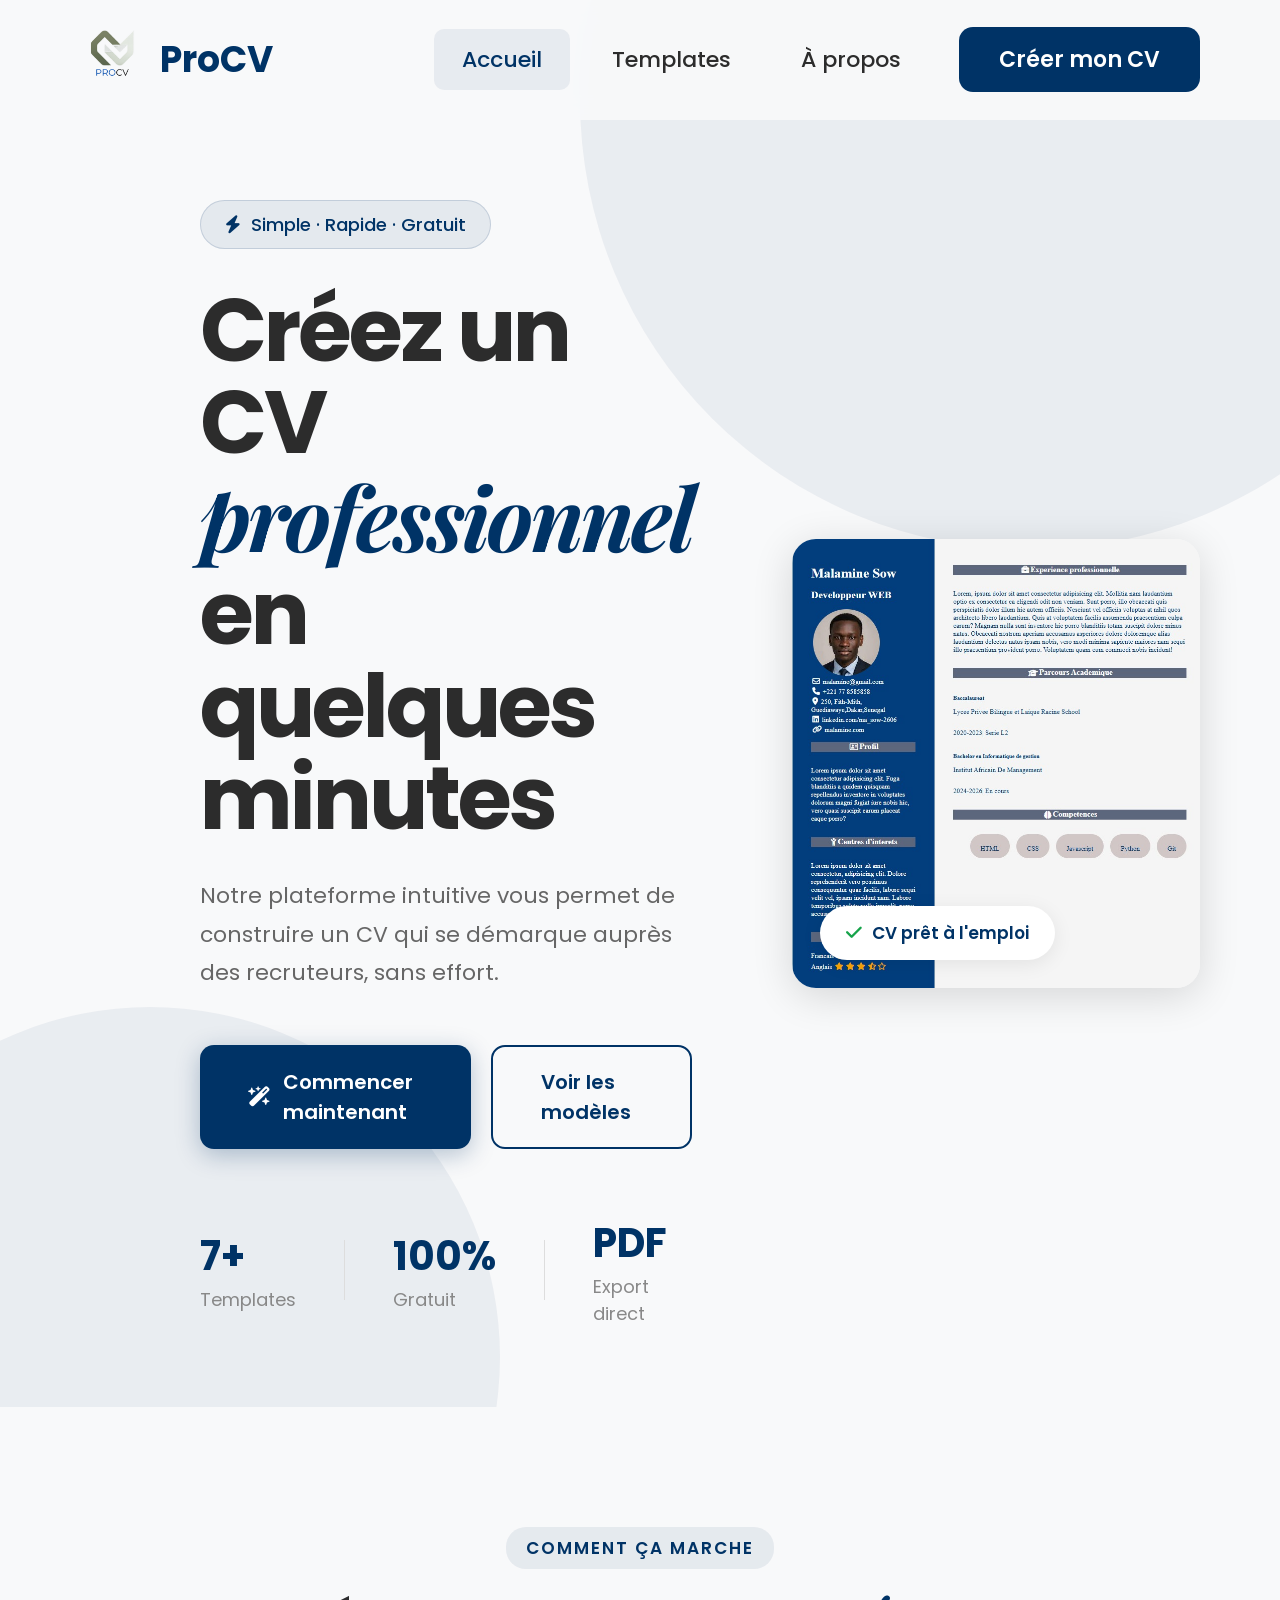
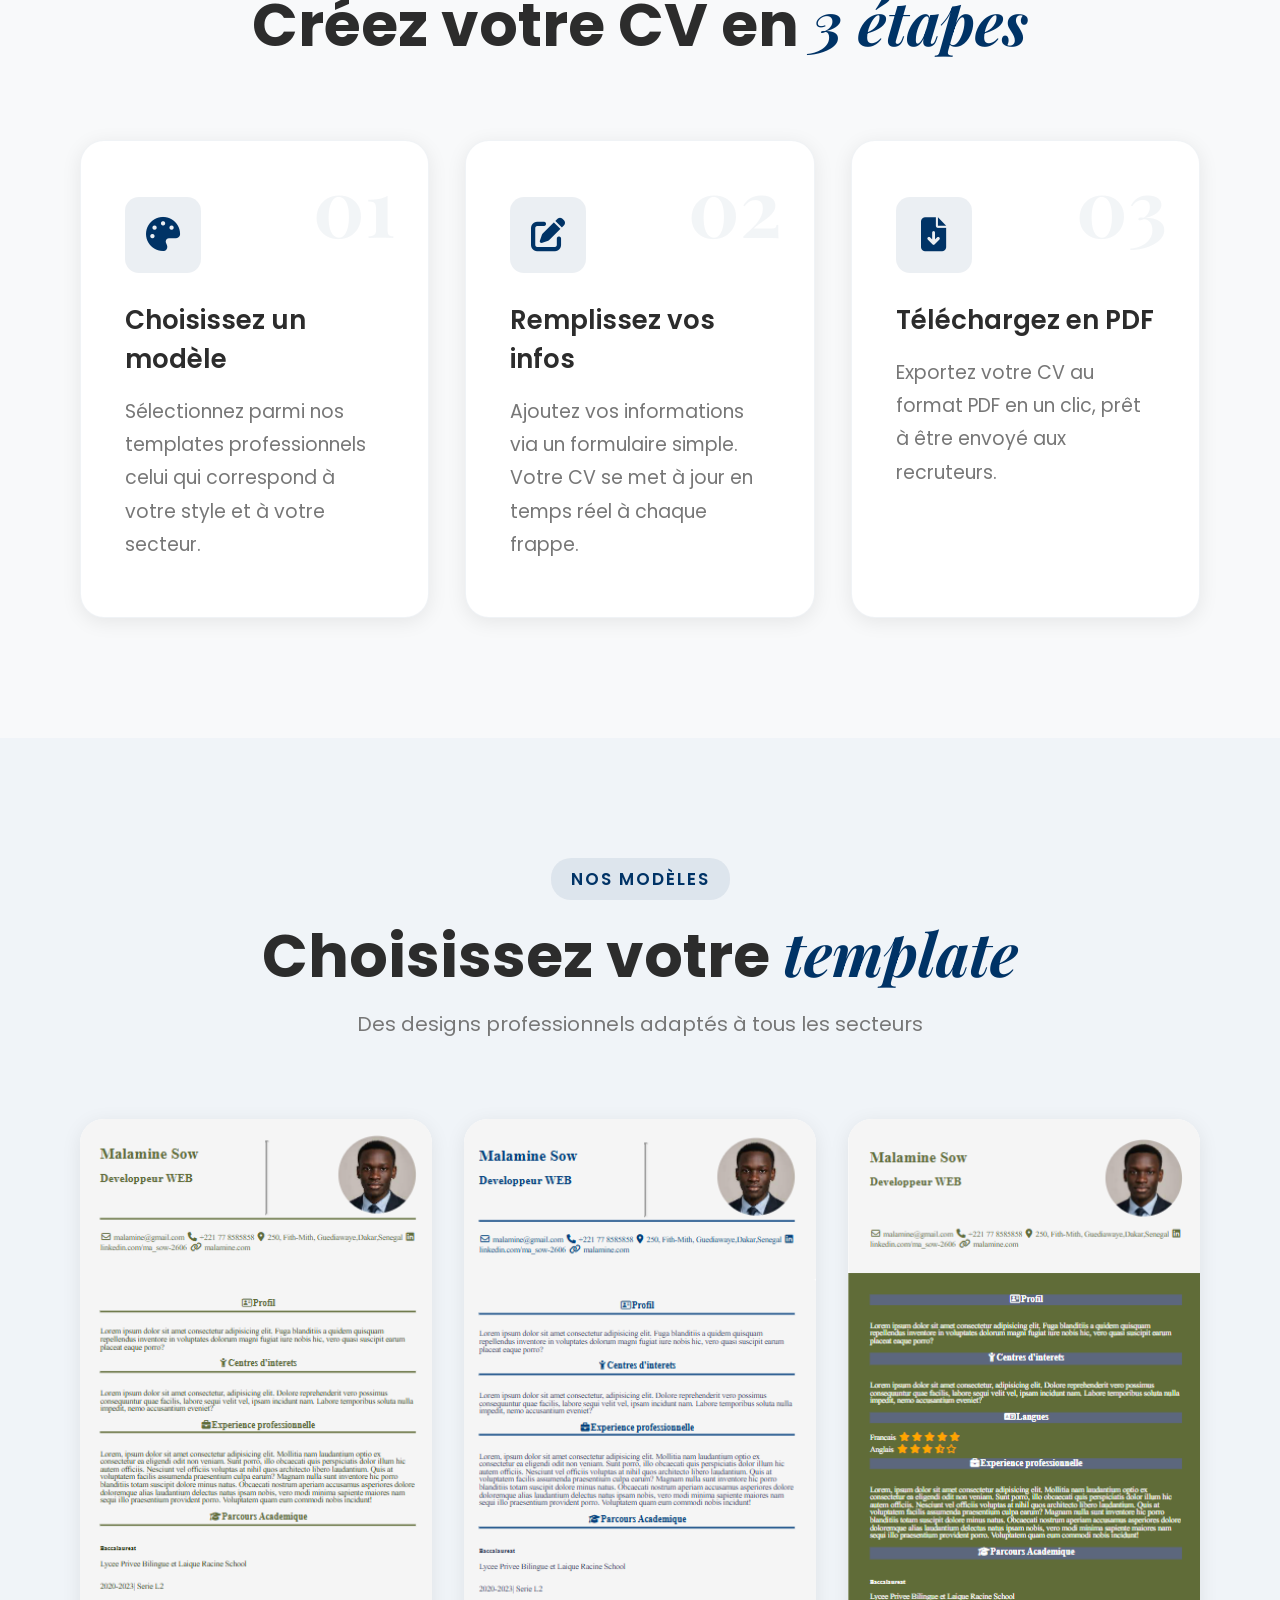
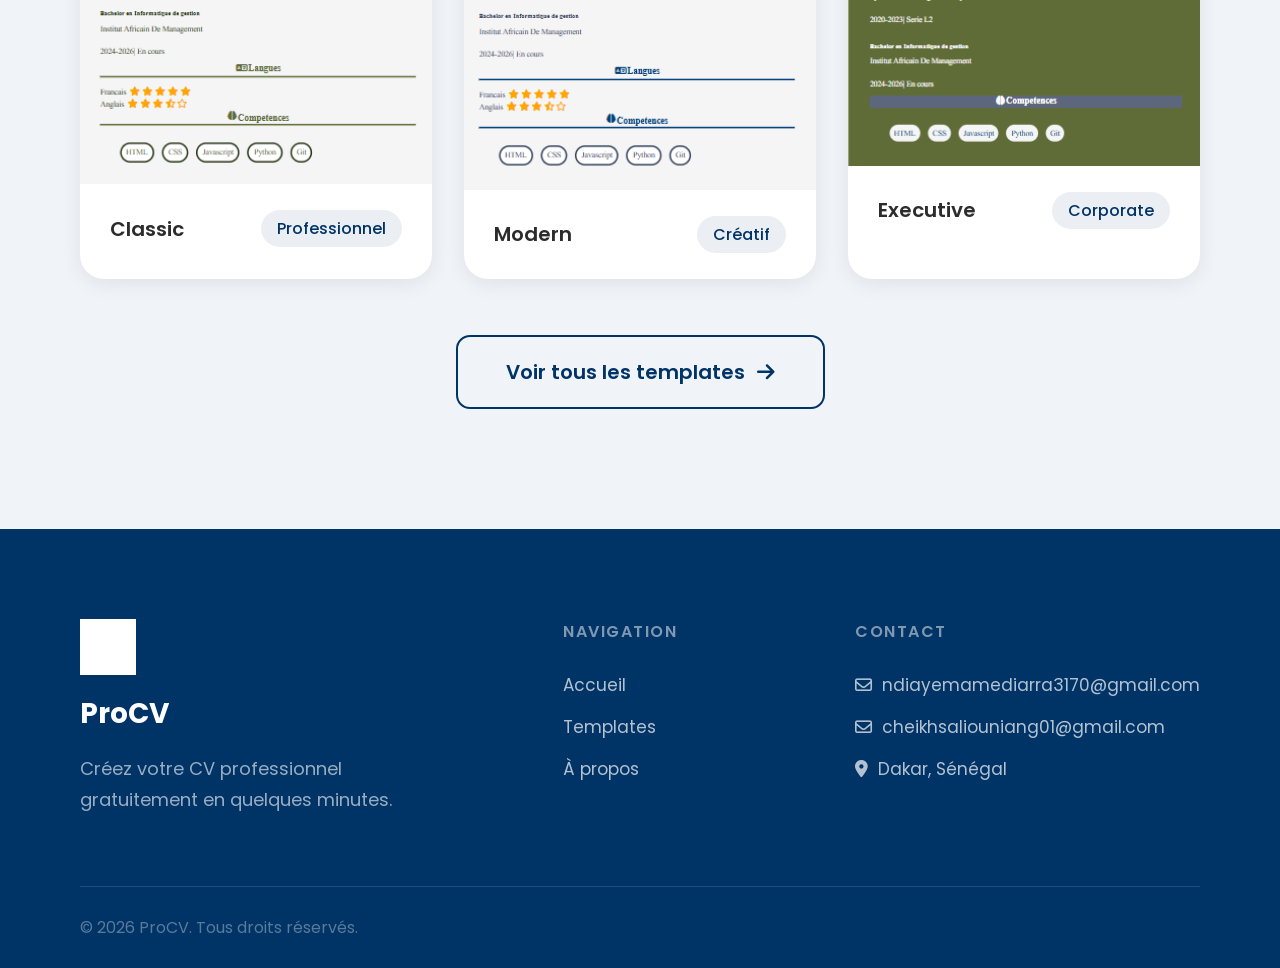
<file: index.html>
<!DOCTYPE html>
<html lang="fr">
<head>
    <meta charset="UTF-8">
    <meta name="viewport" content="width=device-width, initial-scale=1.0">
    <title>ProCV — Créez votre CV professionnel</title>
    <link rel="icon" type="image/png" href="assets/images/PCV.png">
    <link rel="preconnect" href="https://fonts.googleapis.com">
    <link href="https://fonts.googleapis.com/css2?family=Poppins:wght@300;400;500;600;700&family=Playfair+Display:ital,wght@0,700;1,400&display=swap" rel="stylesheet">
    <link rel="stylesheet" href="https://cdnjs.cloudflare.com/ajax/libs/font-awesome/6.5.0/css/all.min.css">
    <link rel="stylesheet" href="assets/style/style2.css">
</head>
<body>

    <nav class="navigation" id="navigation">
        <div class="contenu-nav">
            <a href="index.html" class="logo">
                <img src="assets/images/PCV.png" alt="logo">
                <span>ProCV</span>
            </a>
            <div class="liens-menu">
                <a href="#accueil" class="lien actif">Accueil</a>
                <a href="#modeles" class="lien">Templates</a>
                <a href="assets/about.html" class="lien">À propos</a>
                <a href="templates.html" class="bouton-nav">Créer mon CV</a>
            </div>
            <button class="menu-burger" id="menu-burger">
                <span></span><span></span><span></span>
            </button>
        </div>
    </nav>

    <section class="banniere" id="accueil">
        <div class="fond-banniere">
            <div class="cercle cercle-1"></div>
            <div class="cercle cercle-2"></div>
        </div>
        <div class="contenu-banniere">
            <div class="texte-banniere">
                <div class="pastille">
                    <i class="fa-solid fa-bolt"></i>
                    Simple · Rapide · Gratuit
                </div>
                <h1>Créez un CV<br><em>professionnel</em><br>en quelques minutes</h1>
                <p>Notre plateforme intuitive vous permet de construire un CV qui se démarque auprès des recruteurs, sans effort.</p>
                <div class="groupe-boutons">
                    <a href="templates.html" class="bouton-commencer">
                        <i class="fa-solid fa-wand-magic-sparkles"></i>
                        Commencer maintenant
                    </a>
                    <a href="templates/template1.html" class="bouton-contour">Voir les modèles</a>
                </div>
                <div class="chiffres-cles">
                    <div class="chiffre">
                        <strong>7+</strong>
                        <span>Templates</span>
                    </div>
                    <div class="trait-separation"></div>
                    <div class="chiffre">
                        <strong>100%</strong>
                        <span>Gratuit</span>
                    </div>
                    <div class="trait-separation"></div>
                    <div class="chiffre">
                        <strong>PDF</strong>
                        <span>Export direct</span>
                    </div>
                </div>
            </div>
            <div class="visuel-banniere">
                <div class="carte-cv">
                    <img src="assets/images/photo1.jpeg" alt="Aperçu CV" class="image-cv">
                    <div class="badge-cv">
                        <i class="fa-solid fa-check"></i>
                        CV prêt à l'emploi
                    </div>
                </div>
            </div>
        </div>
    </section>

    <section class="etapes" id="etapes">
        <div class="entete-section">
            <p class="sous-titre">Comment ça marche</p>
            <h2>Créez votre CV en <em>3 étapes</em></h2>
        </div>
        <div class="grille-etapes">
            <div class="carte-etape" style="--delai: 0s">
                <div class="numero-etape">01</div>
                <div class="icone-etape">
                    <i class="fa-solid fa-palette"></i>
                </div>
                <h3>Choisissez un modèle</h3>
                <p>Sélectionnez parmi nos templates professionnels celui qui correspond à votre style et à votre secteur.</p>
            </div>
            <div class="carte-etape" style="--delai: 0.1s">
                <div class="numero-etape">02</div>
                <div class="icone-etape">
                    <i class="fa-solid fa-pen-to-square"></i>
                </div>
                <h3>Remplissez vos infos</h3>
                <p>Ajoutez vos informations via un formulaire simple. Votre CV se met à jour en temps réel à chaque frappe.</p>
            </div>
            <div class="carte-etape" style="--delai: 0.2s">
                <div class="numero-etape">03</div>
                <div class="icone-etape">
                    <i class="fa-solid fa-file-arrow-down"></i>
                </div>
                <h3>Téléchargez en PDF</h3>
                <p>Exportez votre CV au format PDF en un clic, prêt à être envoyé aux recruteurs.</p>
            </div>
        </div>
    </section>

    <section class="section-modeles" id="modeles">
        <div class="entete-section">
            <p class="sous-titre">Nos modèles</p>
            <h2>Choisissez votre <em>template</em></h2>
            <p class="description-section">Des designs professionnels adaptés à tous les secteurs</p>
        </div>
        <div class="grille-modeles">
            <div class="carte-modele">
                <div class="apercu-modele">
                    <img src="assets/images/Templates6.png" alt="Template 1">
                    <div class="survol-modele">
                        <a href="templates/template6.html" class="bouton-utiliser">Utiliser ce modèle</a>
                    </div>
                </div>
                <div class="infos-modele">
                    <span class="nom-modele">Classic</span>
                    <span class="tag-modele">Professionnel</span>
                </div>
            </div>
            <div class="carte-modele">
                <div class="apercu-modele">
                    <img src="assets/images/Templates7.png" alt="Template 2">
                    <div class="survol-modele">
                        <a href="templates/template7.html" class="bouton-utiliser">Utiliser ce modèle</a>
                    </div>
                </div>
                <div class="infos-modele">
                    <span class="nom-modele">Modern</span>
                    <span class="tag-modele">Créatif</span>
                </div>
            </div>
            <div class="carte-modele">
                <div class="apercu-modele">
                    <img src="assets/images/Templates5.png" alt="Template 3">
                    <div class="survol-modele">
                        <a href="templates/template5.html" class="bouton-utiliser">Utiliser ce modèle</a>
                    </div>
                </div>
                <div class="infos-modele">
                    <span class="nom-modele">Executive</span>
                    <span class="tag-modele">Corporate</span>
                </div>
            </div>
        </div>
        <div class="voir-plus">
            <a href="templates.html" class="bouton-contour">
                Voir tous les templates
                <i class="fa-solid fa-arrow-right"></i>
            </a>
        </div>
    </section>

    <footer class="pied-page">
        <div class="contenu-pied">
            <div class="marque">
                <img src="assets/images/PCV.png" alt="logo" class="logo-pied">
                <span class="nom-marque">ProCV</span>
                <p>Créez votre CV professionnel gratuitement en quelques minutes.</p>
            </div>
            <div class="colonne-pied">
                <h4>Navigation</h4>
                <a href="#accueil">Accueil</a>
                <a href="#modeles">Templates</a>
                <a href="assets/about.html">À propos</a>
            </div>
            <div class="colonne-pied">
                <h4>Contact</h4>
                <a href="mailto:ndiayemamediarra3170@gmail.com">
                    <i class="fa-regular fa-envelope"></i>
                    ndiayemamediarra3170@gmail.com
                </a>
                <a href="mailto:cheikhsaliouniang01@gmail.com">
                    <i class="fa-regular fa-envelope"></i>
                    cheikhsaliouniang01@gmail.com
                </a>
                <p><i class="fa-solid fa-location-dot"></i> Dakar, Sénégal</p>
            </div>
        </div>
        <div class="bas-pied">
            <p>© 2026 ProCV. Tous droits réservés.</p>
        </div>
    </footer>

    <script src="assets/script/script2.js"></script>
    <script>
        const burger = document.getElementById('menu-burger');
        const menu = document.querySelector('.liens-menu');

        burger.addEventListener('click', () => {
            menu.classList.toggle('ouvert');
            burger.classList.toggle('actif');
        });

        window.addEventListener('scroll', () => {
            document.getElementById('navigation').classList.toggle('defilé', window.scrollY > 50);
        });

        document.querySelectorAll('a[href^="#"]').forEach(a => {
            a.addEventListener('click', e => {
                const cible = document.querySelector(a.getAttribute('href'));
                if (cible) {
                    e.preventDefault();
                    cible.scrollIntoView({ behavior: 'smooth' });
                }
            });
        });
    </script>
</body>
</html>
</file>
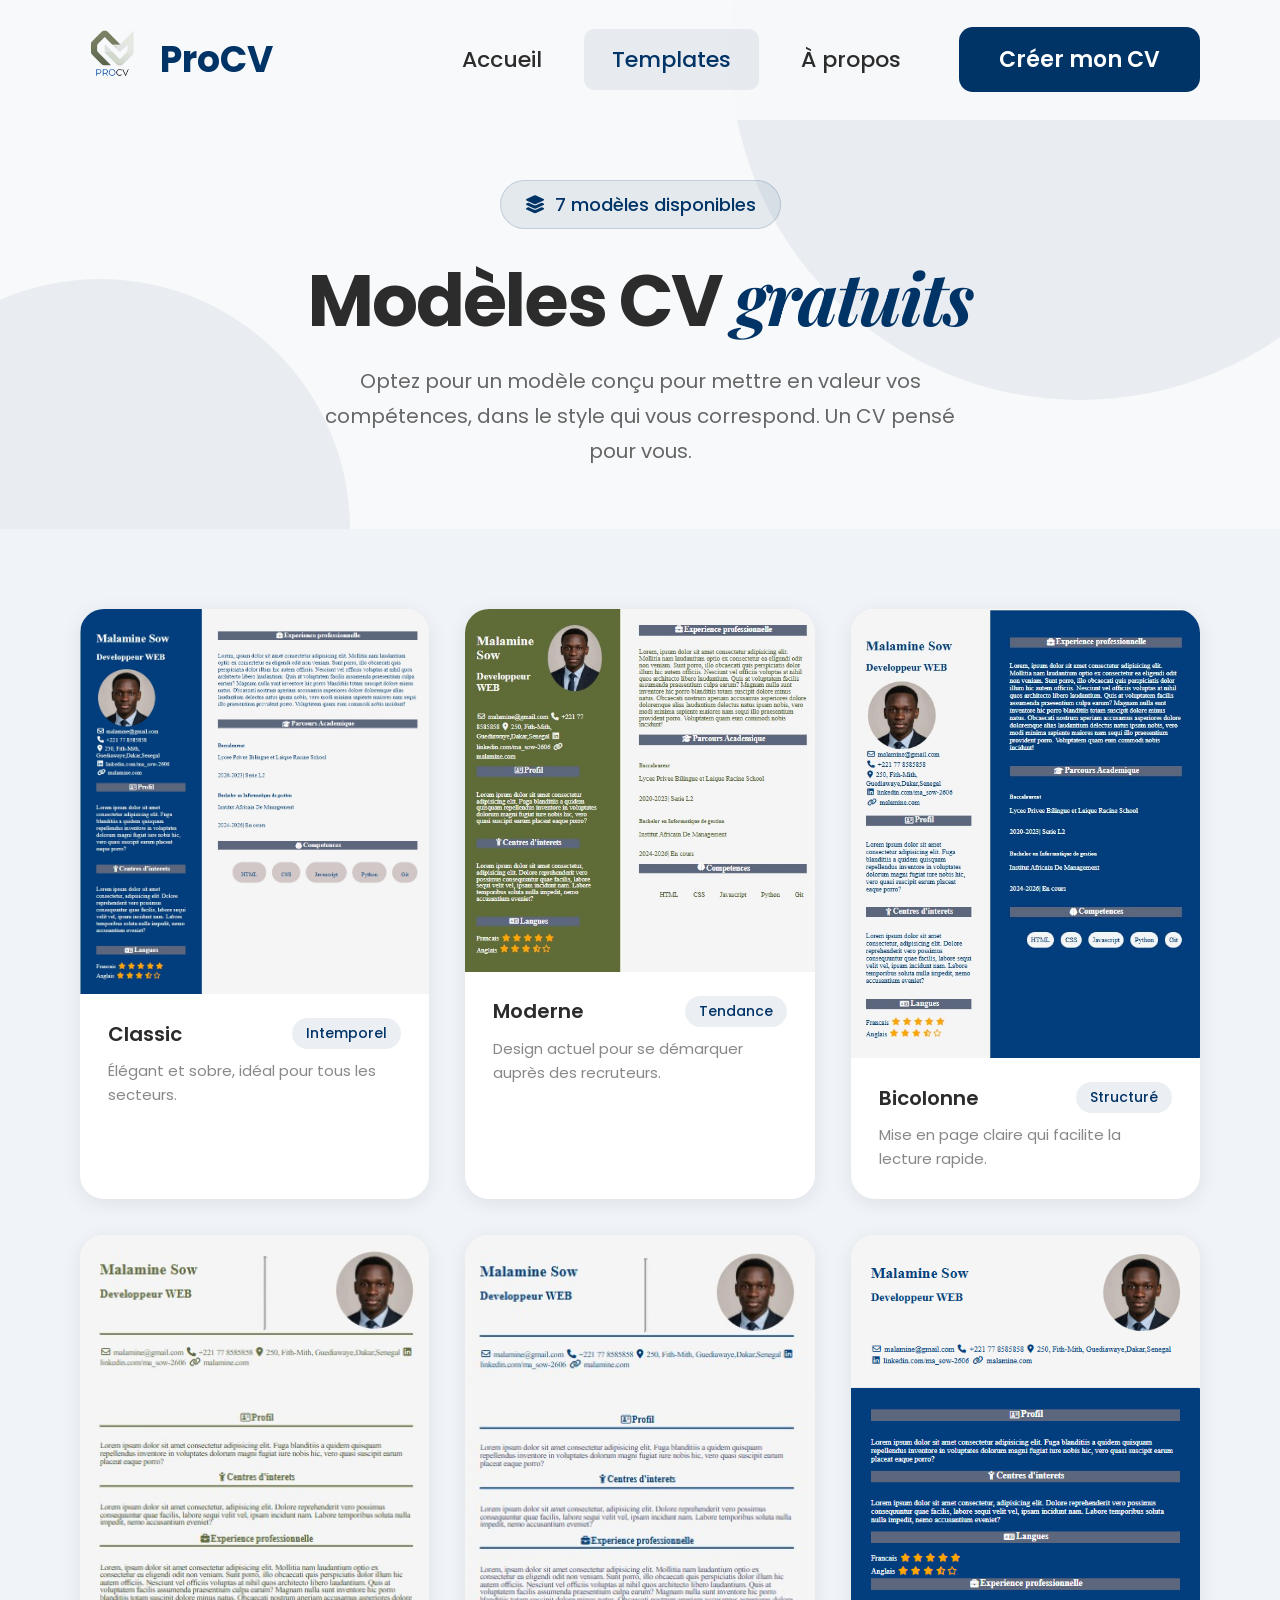
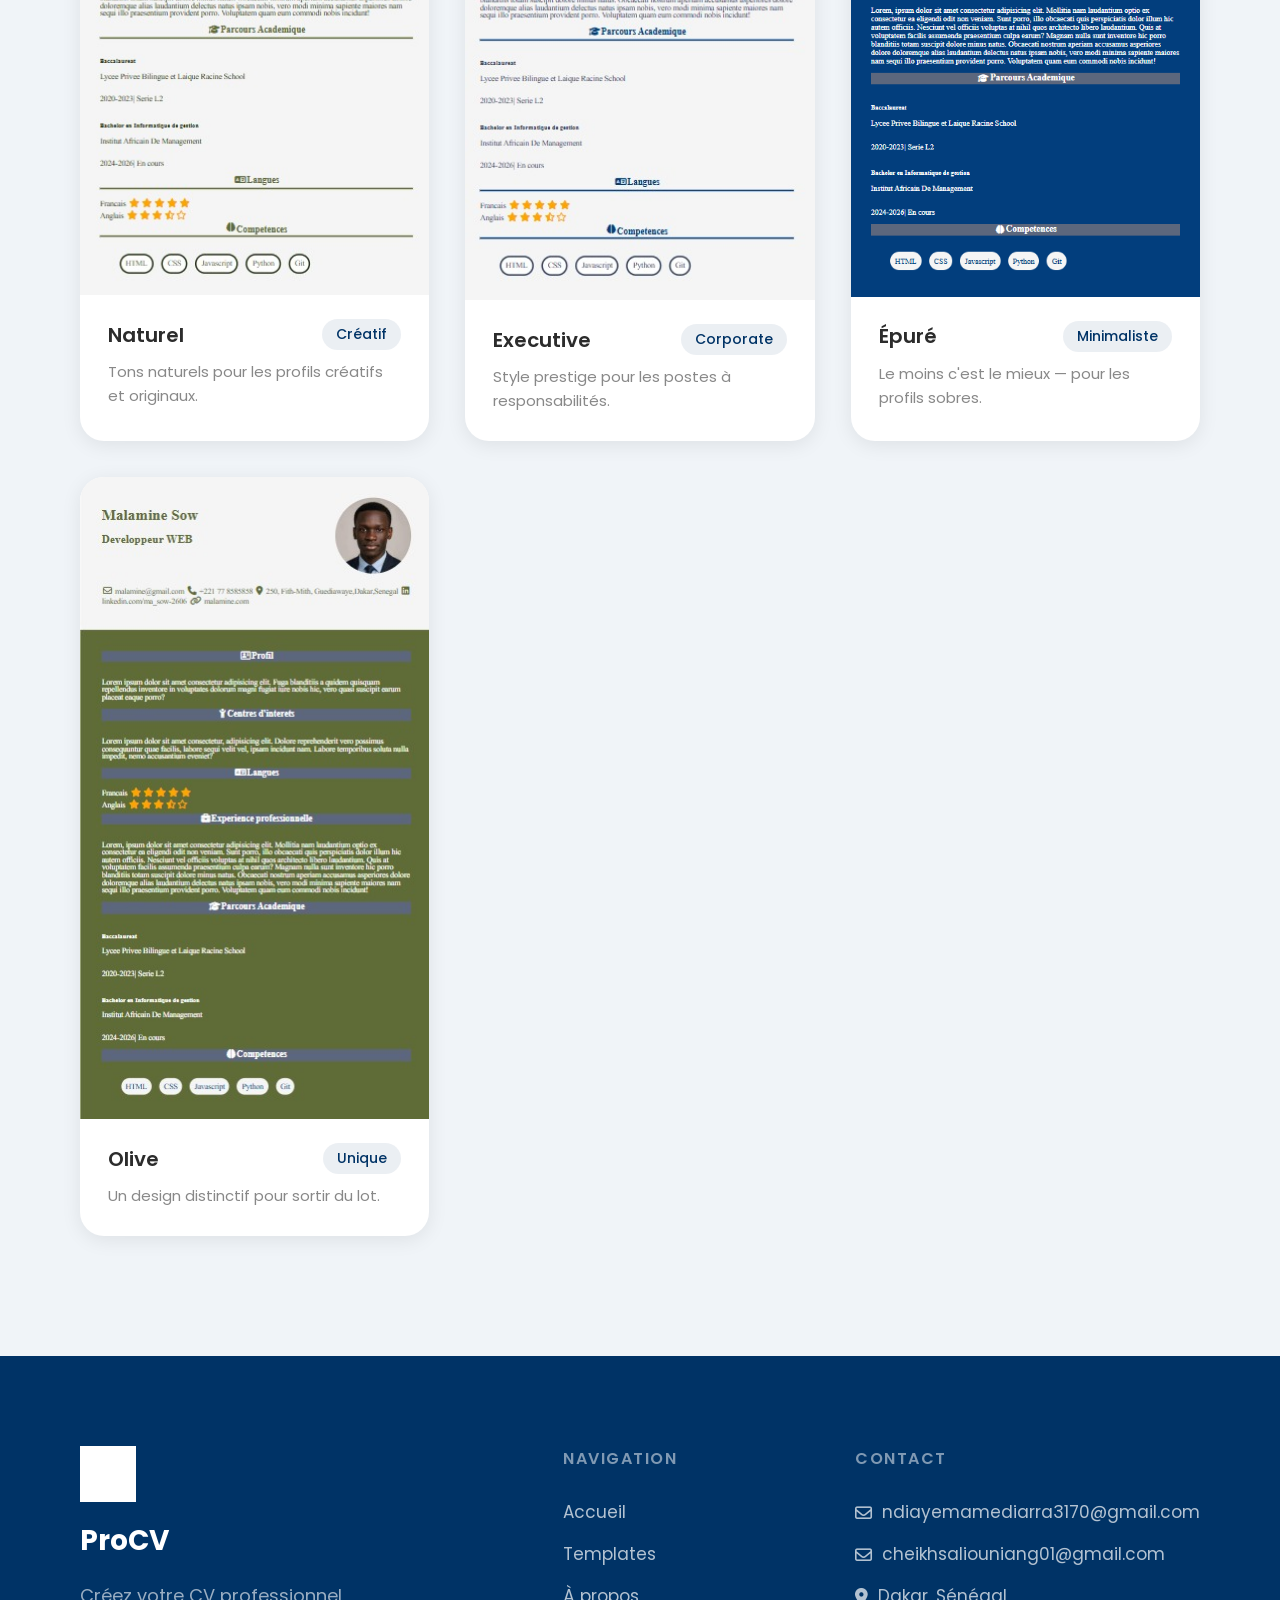
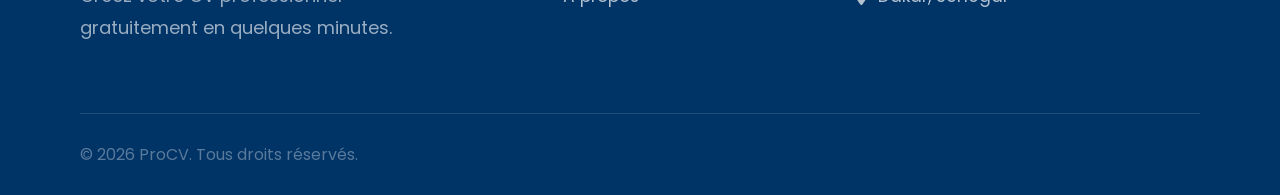
<file: templates.html>
<!DOCTYPE html>
<html lang="fr">
<head>
    <meta charset="UTF-8">
    <meta name="viewport" content="width=device-width, initial-scale=1.0">
    <title>ProCV — Nos Templates</title>
    <link rel="icon" type="image/png" href="assets/images/PCV.png">
    <link rel="preconnect" href="https://fonts.googleapis.com">
    <link href="https://fonts.googleapis.com/css2?family=Poppins:wght@300;400;500;600;700&family=Playfair+Display:ital,wght@0,700;1,400&display=swap" rel="stylesheet">
    <link rel="stylesheet" href="https://cdnjs.cloudflare.com/ajax/libs/font-awesome/6.5.0/css/all.min.css">
    <link rel="stylesheet" href="assets/style/templates.css">
</head>
<body>

    <nav class="navigation" id="navigation">
        <div class="contenu-nav">
            <a href="index.html" class="logo">
                <img src="assets/images/PCV.png" alt="ProCV">
                <span>ProCV</span>
            </a>
            <div class="liens-menu">
                <a href="index.html" class="lien">Accueil</a>
                <a href="templates.html" class="lien actif">Templates</a>
                <a href="assets/about.html" class="lien">À propos</a>
                <a href="#" class="bouton-nav">Créer mon CV</a>
            </div>
        </div>
    </nav>

    <section class="en-tete">
        <div class="fond-en-tete">
            <div class="cercle cercle-1"></div>
            <div class="cercle cercle-2"></div>
        </div>
        <div class="contenu-en-tete">
            <div class="pastille">
                <i class="fa-solid fa-layer-group"></i>
                7 modèles disponibles
            </div>
            <h1>Modèles CV <em>gratuits</em></h1>
            <p>Optez pour un modèle conçu pour mettre en valeur vos compétences, dans le style qui vous correspond. Un CV pensé pour vous.</p>
        </div>
    </section>

    <section class="liste-modeles">
        <div class="grille-modeles">

            <a href="templates/template1.html" class="carte-modele">
                <div class="apercu-modele">
                    <img src="assets/images/photo1.jpeg" alt="Modèle Classic">
                    <div class="survol-modele">
                        <span class="bouton-utiliser">
                            <i class="fa-solid fa-wand-magic-sparkles"></i>
                            Utiliser ce modèle
                        </span>
                    </div>
                </div>
                <div class="infos-modele">
                    <div class="details-modele">
                        <span class="nom-modele">Classic</span>
                        <span class="tag-modele">Intemporel</span>
                    </div>
                    <p class="description-modele">Élégant et sobre, idéal pour tous les secteurs.</p>
                </div>
            </a>

            <a href="templates/template4.html" class="carte-modele">
                <div class="apercu-modele">
                    <img src="assets/images/photo5.jpeg" alt="Modèle Moderne">
                    <div class="survol-modele">
                        <span class="bouton-utiliser">
                            <i class="fa-solid fa-wand-magic-sparkles"></i>
                            Utiliser ce modèle
                        </span>
                    </div>
                </div>
                <div class="infos-modele">
                    <div class="details-modele">
                        <span class="nom-modele">Moderne</span>
                        <span class="tag-modele">Tendance</span>
                    </div>
                    <p class="description-modele">Design actuel pour se démarquer auprès des recruteurs.</p>
                </div>
            </a>

            <a href="templates/template2.html" class="carte-modele">
                <div class="apercu-modele">
                    <img src="assets/images/photo2.jpeg" alt="Modèle Bicolonne">
                    <div class="survol-modele">
                        <span class="bouton-utiliser">
                            <i class="fa-solid fa-wand-magic-sparkles"></i>
                            Utiliser ce modèle
                        </span>
                    </div>
                </div>
                <div class="infos-modele">
                    <div class="details-modele">
                        <span class="nom-modele">Bicolonne</span>
                        <span class="tag-modele">Structuré</span>
                    </div>
                    <p class="description-modele">Mise en page claire qui facilite la lecture rapide.</p>
                </div>
            </a>

            <a href="templates/template6.html" class="carte-modele">
                <div class="apercu-modele">
                    <img src="assets/images/photo3.jpeg" alt="Modèle Naturel">
                    <div class="survol-modele">
                        <span class="bouton-utiliser">
                            <i class="fa-solid fa-wand-magic-sparkles"></i>
                            Utiliser ce modèle
                        </span>
                    </div>
                </div>
                <div class="infos-modele">
                    <div class="details-modele">
                        <span class="nom-modele">Naturel</span>
                        <span class="tag-modele">Créatif</span>
                    </div>
                    <p class="description-modele">Tons naturels pour les profils créatifs et originaux.</p>
                </div>
            </a>

            <a href="templates/template7.html" class="carte-modele">
                <div class="apercu-modele">
                    <img src="assets/images/photo4.jpeg" alt="Modèle Executive">
                    <div class="survol-modele">
                        <span class="bouton-utiliser">
                            <i class="fa-solid fa-wand-magic-sparkles"></i>
                            Utiliser ce modèle
                        </span>
                    </div>
                </div>
                <div class="infos-modele">
                    <div class="details-modele">
                        <span class="nom-modele">Executive</span>
                        <span class="tag-modele">Corporate</span>
                    </div>
                    <p class="description-modele">Style prestige pour les postes à responsabilités.</p>
                </div>
            </a>

            <a href="templates/template3.html" class="carte-modele">
                <div class="apercu-modele">
                    <img src="assets/images/photo7.png" alt="Modèle Épuré">
                    <div class="survol-modele">
                        <span class="bouton-utiliser">
                            <i class="fa-solid fa-wand-magic-sparkles"></i>
                            Utiliser ce modèle
                        </span>
                    </div>
                </div>
                <div class="infos-modele">
                    <div class="details-modele">
                        <span class="nom-modele">Épuré</span>
                        <span class="tag-modele">Minimaliste</span>
                    </div>
                    <p class="description-modele">Le moins c'est le mieux — pour les profils sobres.</p>
                </div>
            </a>

            <a href="templates/template5.html" class="carte-modele">
                <div class="apercu-modele">
                    <img src="assets/images/photo6.jpeg" alt="Modèle Olive">
                    <div class="survol-modele">
                        <span class="bouton-utiliser">
                            <i class="fa-solid fa-wand-magic-sparkles"></i>
                            Utiliser ce modèle
                        </span>
                    </div>
                </div>
                <div class="infos-modele">
                    <div class="details-modele">
                        <span class="nom-modele">Olive</span>
                        <span class="tag-modele">Unique</span>
                    </div>
                    <p class="description-modele">Un design distinctif pour sortir du lot.</p>
                </div>
            </a>

        </div>
    </section>

    <footer class="pied-page">
        <div class="contenu-pied">
            <div class="marque">
                <img src="assets/images/PCV.png" alt="ProCV" class="logo-pied">
                <span class="nom-marque">ProCV</span>
                <p>Créez votre CV professionnel gratuitement en quelques minutes.</p>
            </div>
            <div class="colonne-pied">
                <h4>Navigation</h4>
                <a href="index.html">Accueil</a>
                <a href="templates.html">Templates</a>
                <a href="assets/about.html">À propos</a>
            </div>
            <div class="colonne-pied">
                <h4>Contact</h4>
                <a href="mailto:ndiayemamediarra3170@gmail.com">
                    <i class="fa-regular fa-envelope"></i>
                    ndiayemamediarra3170@gmail.com
                </a>
                <a href="mailto:cheikhsaliouniang01@gmail.com">
                    <i class="fa-regular fa-envelope"></i>
                    cheikhsaliouniang01@gmail.com
                </a>
                <p><i class="fa-solid fa-location-dot"></i> Dakar, Sénégal</p>
            </div>
        </div>
        <div class="bas-pied">
            <p>© 2026 ProCV. Tous droits réservés.</p>
        </div>
    </footer>

    <script>
        window.addEventListener('scroll', () => {
            document.getElementById('navigation').classList.toggle('defilé', window.scrollY > 50);
        });
    </script>
</body>
</html>
</file>
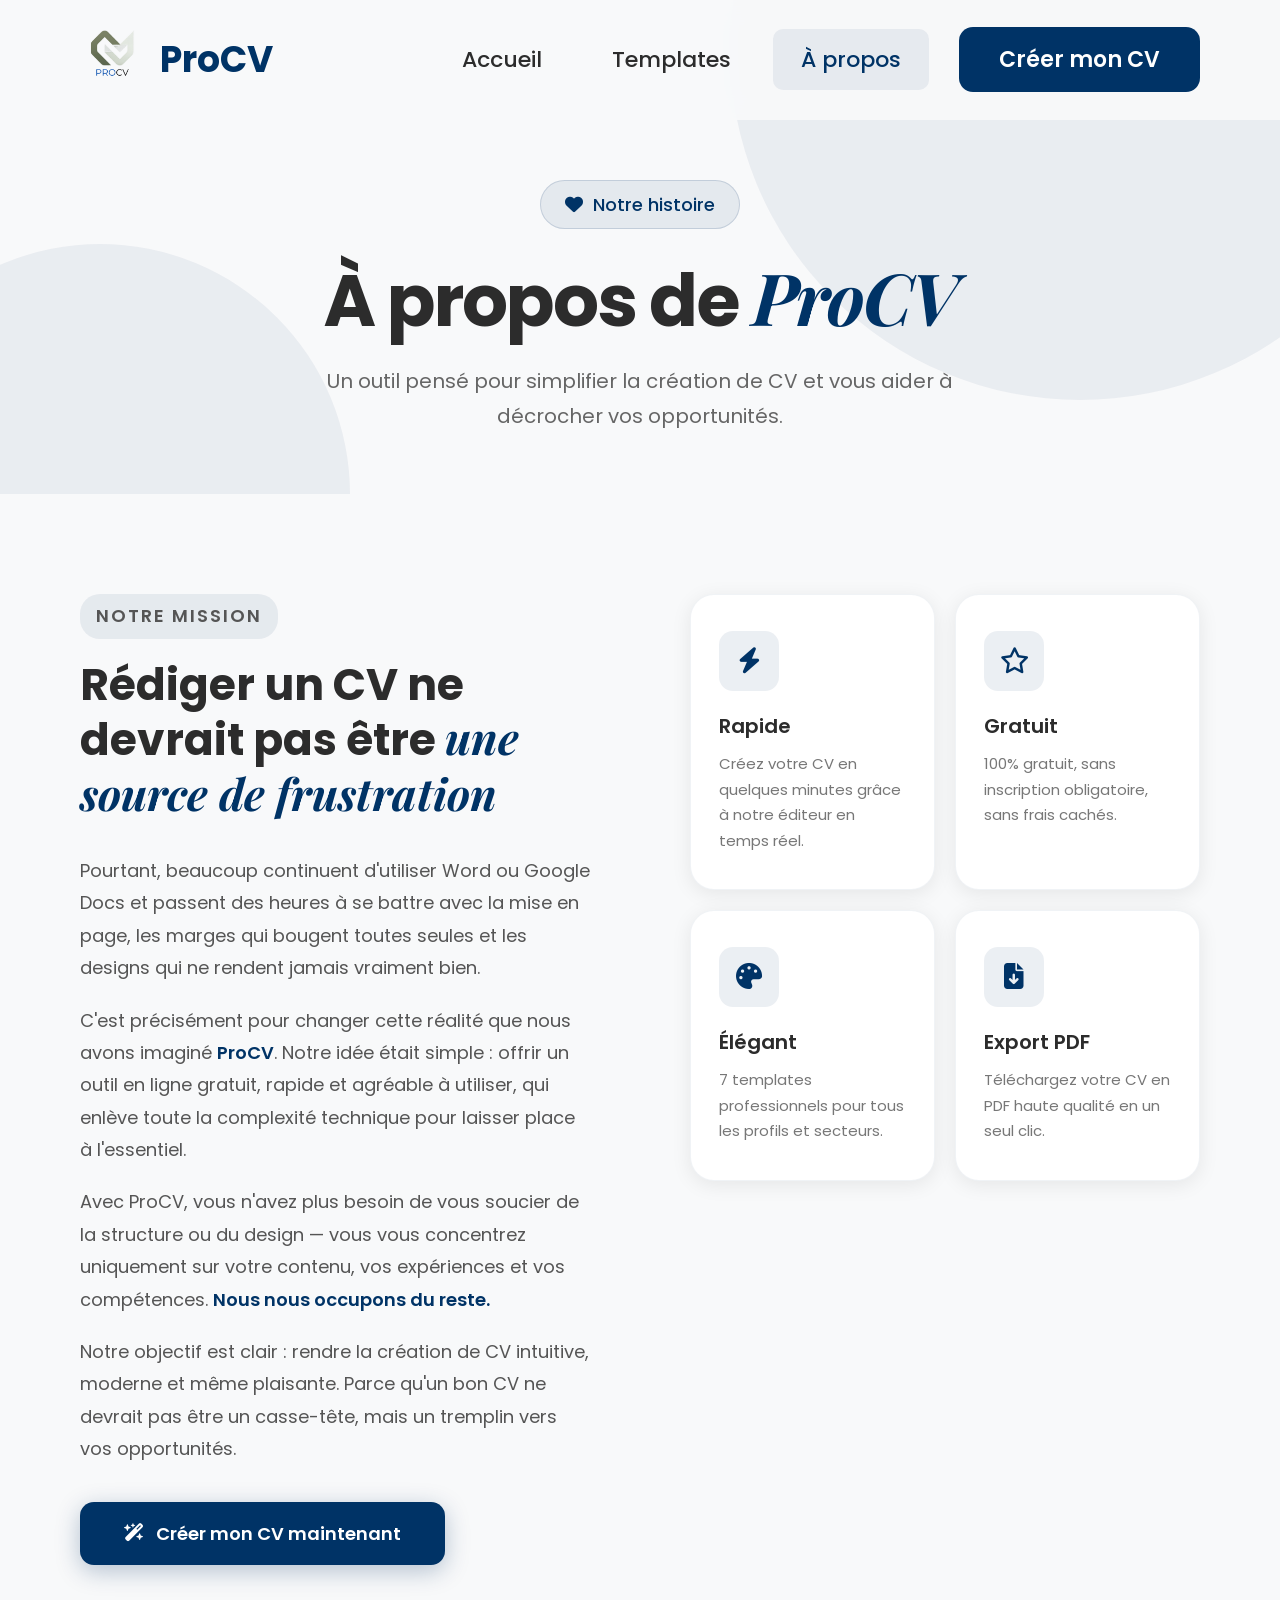
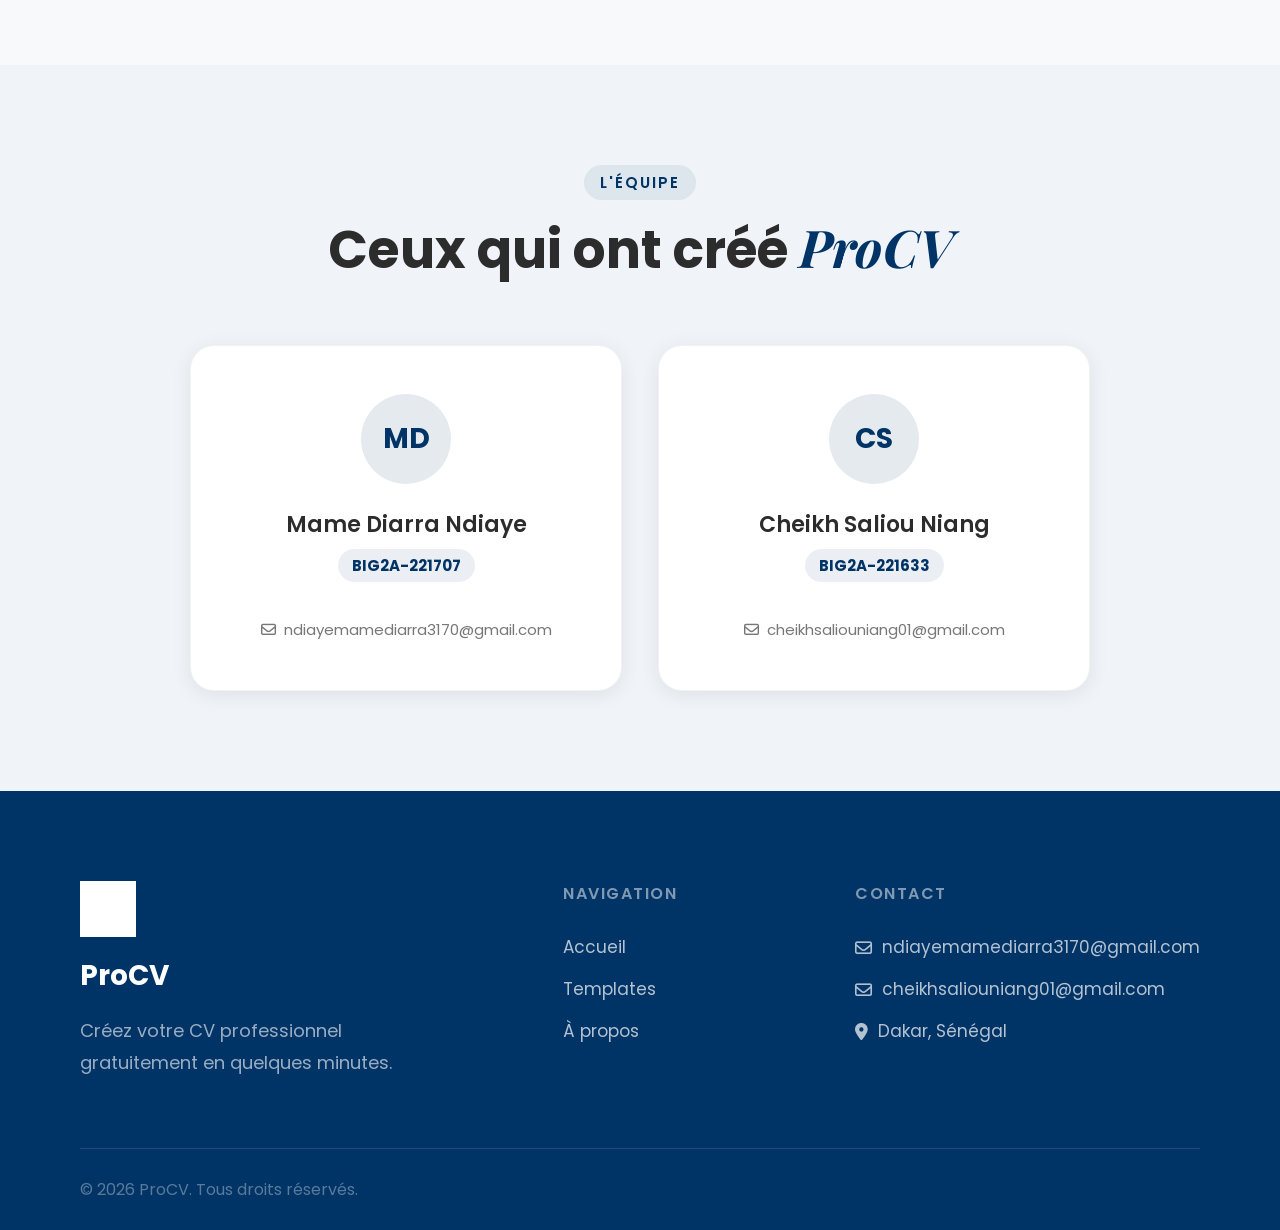
<file: assets/about.html>
<!DOCTYPE html>
<html lang="fr">
<head>
    <meta charset="UTF-8">
    <meta name="viewport" content="width=device-width, initial-scale=1.0">
    <title>ProCV — À propos</title>
    <link rel="icon" type="image/png" href="images/PCV.png">
    <link rel="preconnect" href="https://fonts.googleapis.com">
    <link href="https://fonts.googleapis.com/css2?family=Poppins:wght@300;400;500;600;700&family=Playfair+Display:ital,wght@0,700;1,400&display=swap" rel="stylesheet">
    <link rel="stylesheet" href="https://cdnjs.cloudflare.com/ajax/libs/font-awesome/6.5.0/css/all.min.css">
    <link rel="stylesheet" href="style/about.css">
</head>
<body>

    <nav class="navigation" id="navigation">
        <div class="contenu-nav">
            <a href="../index.html" class="logo">
                <img src="images/PCV.png" alt="ProCV">
                <span>ProCV</span>
            </a>
            <div class="liens-menu">
                <a href="../index.html" class="lien">Accueil</a>
                <a href="../templates.html" class="lien">Templates</a>
                <a href="#" class="lien actif">À propos</a>
                <a href="../templates.html" class="bouton-nav">Créer mon CV</a>
            </div>
        </div>
    </nav>

    <section class="en-tete">
        <div class="fond-en-tete">
            <div class="cercle cercle-1"></div>
            <div class="cercle cercle-2"></div>
        </div>
        <div class="contenu-en-tete">
            <div class="pastille">
                <i class="fa-solid fa-heart"></i>
                Notre histoire
            </div>
            <h1>À propos de <em>ProCV</em></h1>
            <p>Un outil pensé pour simplifier la création de CV et vous aider à décrocher vos opportunités.</p>
        </div>
    </section>

    <section class="section-apropos">
        <div class="contenu-apropos">
            <div class="bloc-texte">
                <p class="sous-titre-section">Notre mission</p>
                <h2>Rédiger un CV ne devrait pas être <em>une source de frustration</em></h2>
                <p>Pourtant, beaucoup continuent d'utiliser Word ou Google Docs et passent des heures à se battre avec la mise en page, les marges qui bougent toutes seules et les designs qui ne rendent jamais vraiment bien.</p>
                <p>C'est précisément pour changer cette réalité que nous avons imaginé <strong>ProCV</strong>. Notre idée était simple : offrir un outil en ligne gratuit, rapide et agréable à utiliser, qui enlève toute la complexité technique pour laisser place à l'essentiel.</p>
                <p>Avec ProCV, vous n'avez plus besoin de vous soucier de la structure ou du design — vous vous concentrez uniquement sur votre contenu, vos expériences et vos compétences. <strong>Nous nous occupons du reste.</strong></p>
                <p>Notre objectif est clair : rendre la création de CV intuitive, moderne et même plaisante. Parce qu'un bon CV ne devrait pas être un casse-tête, mais un tremplin vers vos opportunités.</p>
                <a href="../templates.html" class="bouton-commencer">
                    <i class="fa-solid fa-wand-magic-sparkles"></i>
                    Créer mon CV maintenant
                </a>
            </div>
            <div class="bloc-visuel">
                <div class="carte-valeur">
                    <div class="icone-valeur">
                        <i class="fa-solid fa-bolt"></i>
                    </div>
                    <h3>Rapide</h3>
                    <p>Créez votre CV en quelques minutes grâce à notre éditeur en temps réel.</p>
                </div>
                <div class="carte-valeur">
                    <div class="icone-valeur">
                        <i class="fa-regular fa-star"></i>
                    </div>
                    <h3>Gratuit</h3>
                    <p>100% gratuit, sans inscription obligatoire, sans frais cachés.</p>
                </div>
                <div class="carte-valeur">
                    <div class="icone-valeur">
                        <i class="fa-solid fa-palette"></i>
                    </div>
                    <h3>Élégant</h3>
                    <p>7 templates professionnels pour tous les profils et secteurs.</p>
                </div>
                <div class="carte-valeur">
                    <div class="icone-valeur">
                        <i class="fa-solid fa-file-arrow-down"></i>
                    </div>
                    <h3>Export PDF</h3>
                    <p>Téléchargez votre CV en PDF haute qualité en un seul clic.</p>
                </div>
            </div>
        </div>
    </section>

    <section class="section-equipe">
        <div class="entete-section">
            <p class="sous-titre">L'équipe</p>
            <h2>Ceux qui ont créé <em>ProCV</em></h2>
        </div>
        <div class="grille-equipe">
            <div class="carte-membre">
                <div class="avatar-membre">MD</div>
                <h3>Mame Diarra Ndiaye</h3>
                <span class="role-membre"><strong>BIG2A-221707</strong></span>
                <a href="mailto:ndiayemamediarra3170@gmail.com" class="email-membre">
                    <i class="fa-regular fa-envelope"></i>
                    ndiayemamediarra3170@gmail.com
                </a>
            </div>
            <div class="carte-membre">
                <div class="avatar-membre">CS</div>
                <h3>Cheikh Saliou Niang</h3>
                <span class="role-membre"><strong>BIG2A-221633</strong></span>
                <a href="mailto:cheikhsaliouniang01@gmail.com" class="email-membre">
                    <i class="fa-regular fa-envelope"></i>
                    cheikhsaliouniang01@gmail.com
                </a>
            </div>
        </div>
    </section>

    <footer class="pied-page">
        <div class="contenu-pied">
            <div class="marque">
                <img src="images/PCV.png" alt="ProCV" class="logo-pied">
                <span class="nom-marque">ProCV</span>
                <p>Créez votre CV professionnel gratuitement en quelques minutes.</p>
            </div>
            <div class="colonne-pied">
                <h4>Navigation</h4>
                <a href="../index.html">Accueil</a>
                <a href="../templates.html">Templates</a>
                <a href="#">À propos</a>
            </div>
            <div class="colonne-pied">
                <h4>Contact</h4>
                <a href="mailto:ndiayemamediarra3170@gmail.com">
                    <i class="fa-regular fa-envelope"></i>
                    ndiayemamediarra3170@gmail.com
                </a>
                <a href="mailto:cheikhsaliouniang01@gmail.com">
                    <i class="fa-regular fa-envelope"></i>
                    cheikhsaliouniang01@gmail.com
                </a>
                <p><i class="fa-solid fa-location-dot"></i> Dakar, Sénégal</p>
            </div>
        </div>
        <div class="bas-pied">
            <p>© 2026 ProCV. Tous droits réservés.</p>
        </div>
    </footer>

    <script>
        window.addEventListener('scroll', () => {
            document.getElementById('navigation').classList.toggle('defilé', window.scrollY > 50);
        });
    </script>
</body>
</html>
</file>
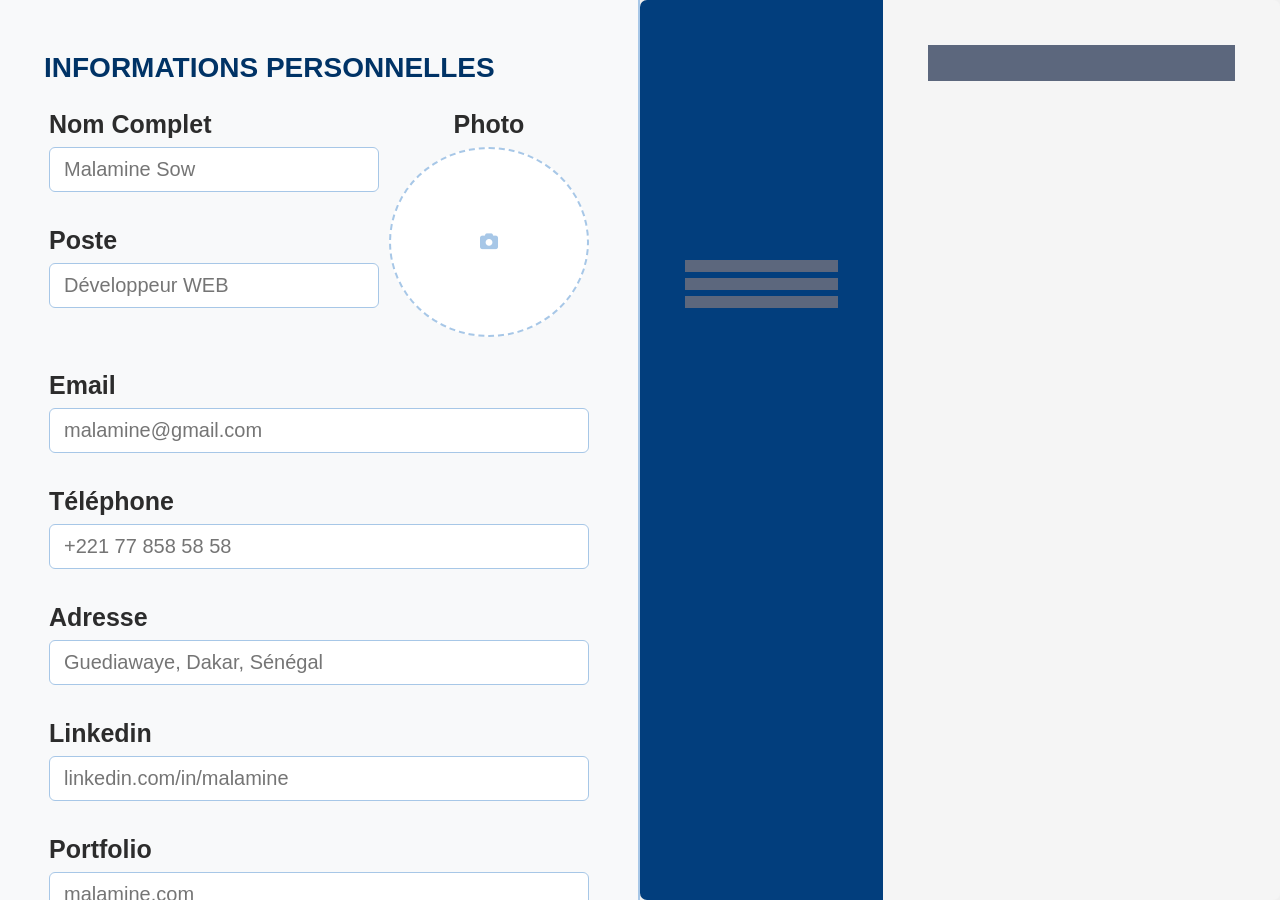
<file: templates/template1.html>
<!DOCTYPE html>
<html lang="en">
<head>
    <meta charset="UTF-8">
    <meta name="viewport" content="width=device-width, initial-scale=1.0">
    <title></title>
    <link rel="icon" type="image/png" href="../assets/images/logo.png">
    <link rel="stylesheet" href="../assets/style/temp-style.css">
    <link rel="stylesheet" href="../assets/style/style.css">
    <link rel="stylesheet" href="https://cdnjs.cloudflare.com/ajax/libs/font-awesome/6.5.0/css/all.min.css">
</head>
<body>
    <div class="gauche3" id="gauche"></div>
    <div class="droite1" id="t1">
        <div class="container">
            <div class="left">
                <div class="profil">
                    <div class="nom">
                        <h1 id="fullName"></h1>
                        <h2 id="job"></h2>
                    </div>
                    <div class="img-container" id="img-container"></div>
                </div>
                <div class="info">
                    <span id="mail"></span>
                    <span id="tel"></span>
                    <span id="loc"></span>
                    <span id="linke"></span>
                    <span id="site"></span>
                </div>
                <h3 id="H3A"></h3>
                <p id="PA"></p>
                <h3 id="H3B"></h3>
                <p id="PB"></p>
                <h3 id="H3C"></h3>
                <div class="rate" id="liste-langues"></div>
            </div>
            <div class="right">
                <h3 id="H3D"></h3>
                <div id="liste-experiences"></div>
                <h3 id="H3E"></h3>
                <div id="liste-formations"></div>
                <h3 id="H3F"></h3>
                <div class="ul-li">
                    <ul type="none" id="liste-competences"></ul>
                </div>
            </div>
        </div>
    </div>
    <script src="../assets/script/script.js"></script>
</body>
</html>
</file>
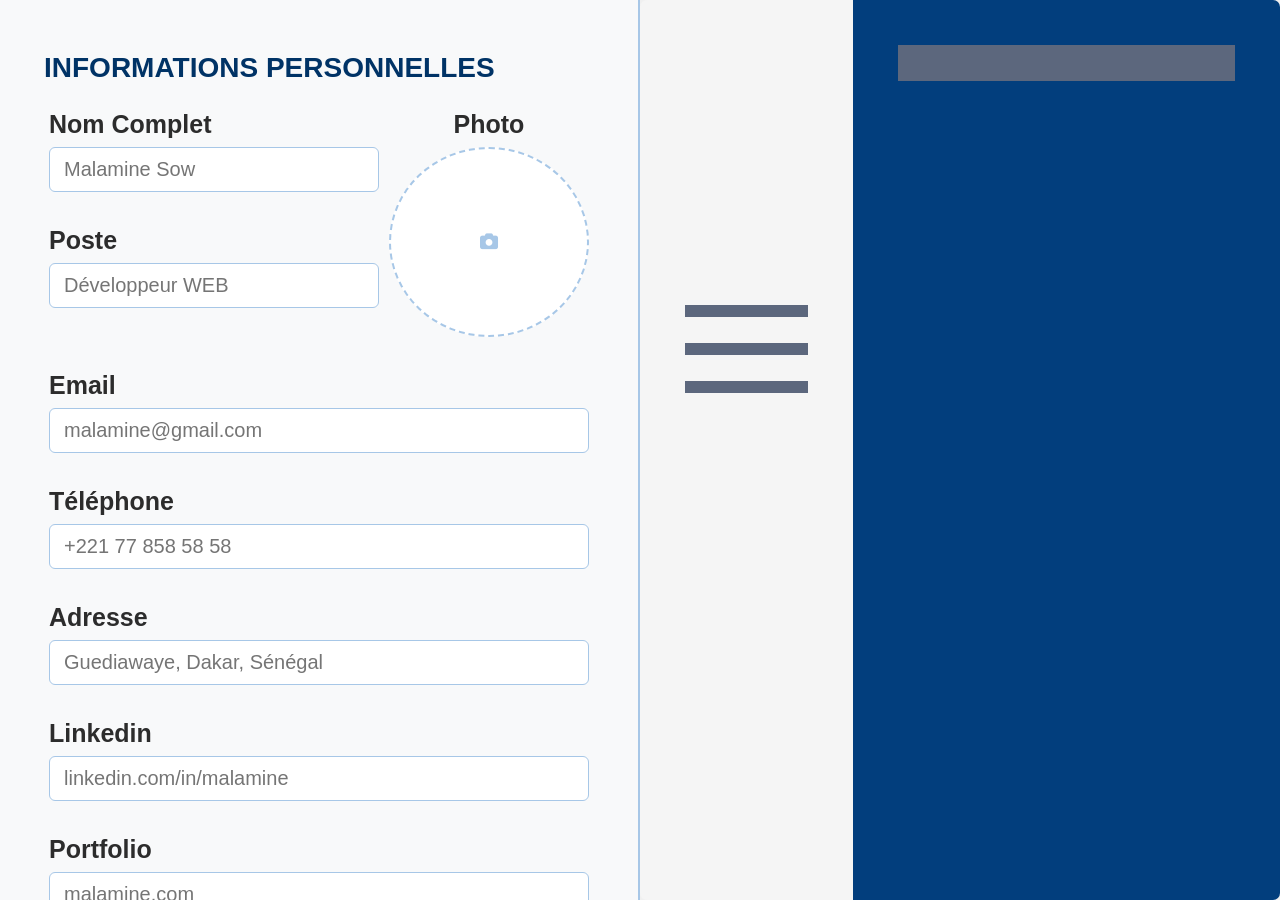
<file: templates/template2.html>
<!DOCTYPE html>
<html lang="en">
<head>
    <meta charset="UTF-8">
    <meta name="viewport" content="width=device-width, initial-scale=1.0">
    <title>Document</title>
    <link rel="icon" type="image/png" href="../assets/images/logo.png">
    <link rel="stylesheet" href="../assets/style/temp-style.css">
    <link rel="stylesheet" href="../assets/style/style.css">
    <link rel="stylesheet" href="https://cdnjs.cloudflare.com/ajax/libs/font-awesome/6.5.0/css/all.min.css">
</head>
<body>
    <div class="gauche3" id="gauche"></div>
    <div class="droite2">
        <div class="container">
            <div class="left">
                <div class="profil">
                    <div class="nom">
                        <h1 id="fullName"></h1>
                        <h2 id="job"></h2>
                    </div>
                    <div class="img-container" id="img-container"></div>
                </div>
                <div class="info">
                    <span id="mail"></span>
                    <span id="tel"></span>
                    <span id="loc"></span>
                    <span id="linke"></span>
                    <span id="site"></span>
                </div>
                <div class="resume">
                    <h3 id="H3A"></h3>
                    <p id="PA"></p>
                    <h3 id="H3B"></h3>
                    <p id="PB"></p>
                    <h3 id="H3C"></h3>
                    <div class="rate" id="liste-langues"></div>
                </div>
            </div>
            <div class="right">
                <div class="exp">
                    <h3 id="H3D"></h3>
                    <div id="liste-experiences"></div>
                    <h3 id="H3E"></h3>
                    <div id="liste-formations"></div>
                    <h3 id="H3F"></h3>
                    <div class="ul-li">
                        <ul type="none" id="liste-competences"></ul>
                    </div>
                </div>
            </div>
        </div>
    </div>
    <script src="../assets/script/script.js"></script>
</body>
</html>
</file>
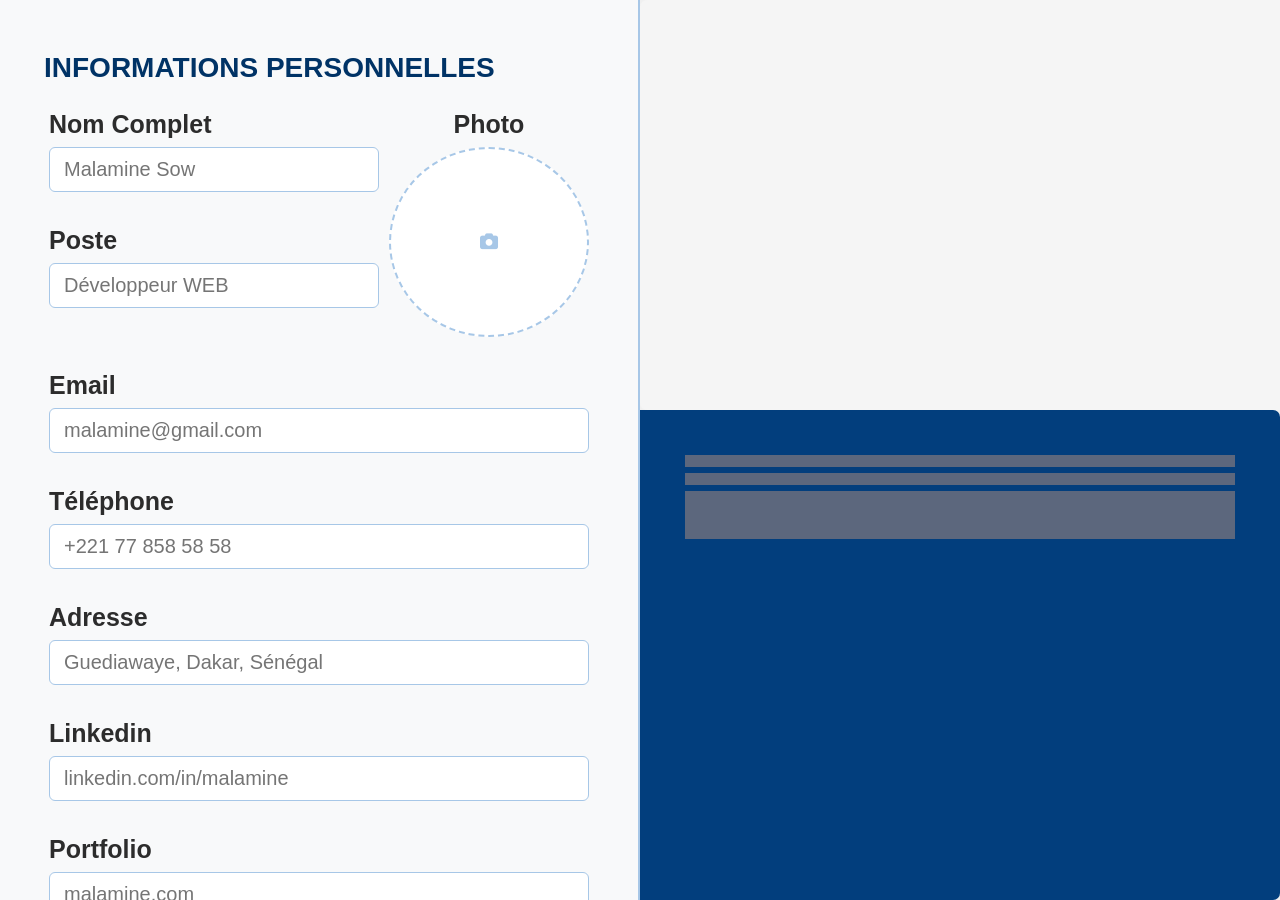
<file: templates/template3.html>
<!DOCTYPE html>
<html lang="en">
<head>
    <meta charset="UTF-8">
    <meta name="viewport" content="width=device-width, initial-scale=1.0">
    <title>Document</title>
    <link rel="icon" type="image/png" href="../assets/images/logo.png">
    <link rel="stylesheet" href="../assets/style/style.css">
    <link rel="stylesheet" href="../assets/style/temp-style.css">
    <link rel="stylesheet" href="https://cdnjs.cloudflare.com/ajax/libs/font-awesome/6.5.0/css/all.min.css">
</head>
<body>
    <div class="gauche3" id="gauche"></div>
    <div class="droite3" id="t3">
        <div class="container">
            <div class="left">
                <div class="profil">
                    <div class="nom">
                        <h1 id="fullName"></h1>
                        <h2 id="job"></h2>
                    </div>
                    <div class="img-container" id="img-container"></div>
                </div>
                <div class="info">
                    <span id="mail"></span>
                    <span id="tel"></span>
                    <span id="loc"></span>
                    <span id="linke"></span>
                    <span id="site"></span>
                </div>
            </div>
            <div class="right">
                <h3 id="H3A"></h3>
                <p id="PA"></p>
                <h3 id="H3B"></h3>
                <p id="PB"></p>
                <h3 id="H3C"></h3>
                <div class="rate" id="liste-langues"></div>
                <h3 id="H3D"></h3>
                <div id="liste-experiences"></div>
                <h3 id="H3E"></h3>
                <div id="liste-formations"></div>
                <h3 id="H3F"></h3>
                <div class="ul-li">
                    <ul type="none" id="liste-competences"></ul>
                </div>
            </div>
        </div>
    </div>
    <script src="../assets/script/script.js"></script>
</body>
</html>
</file>
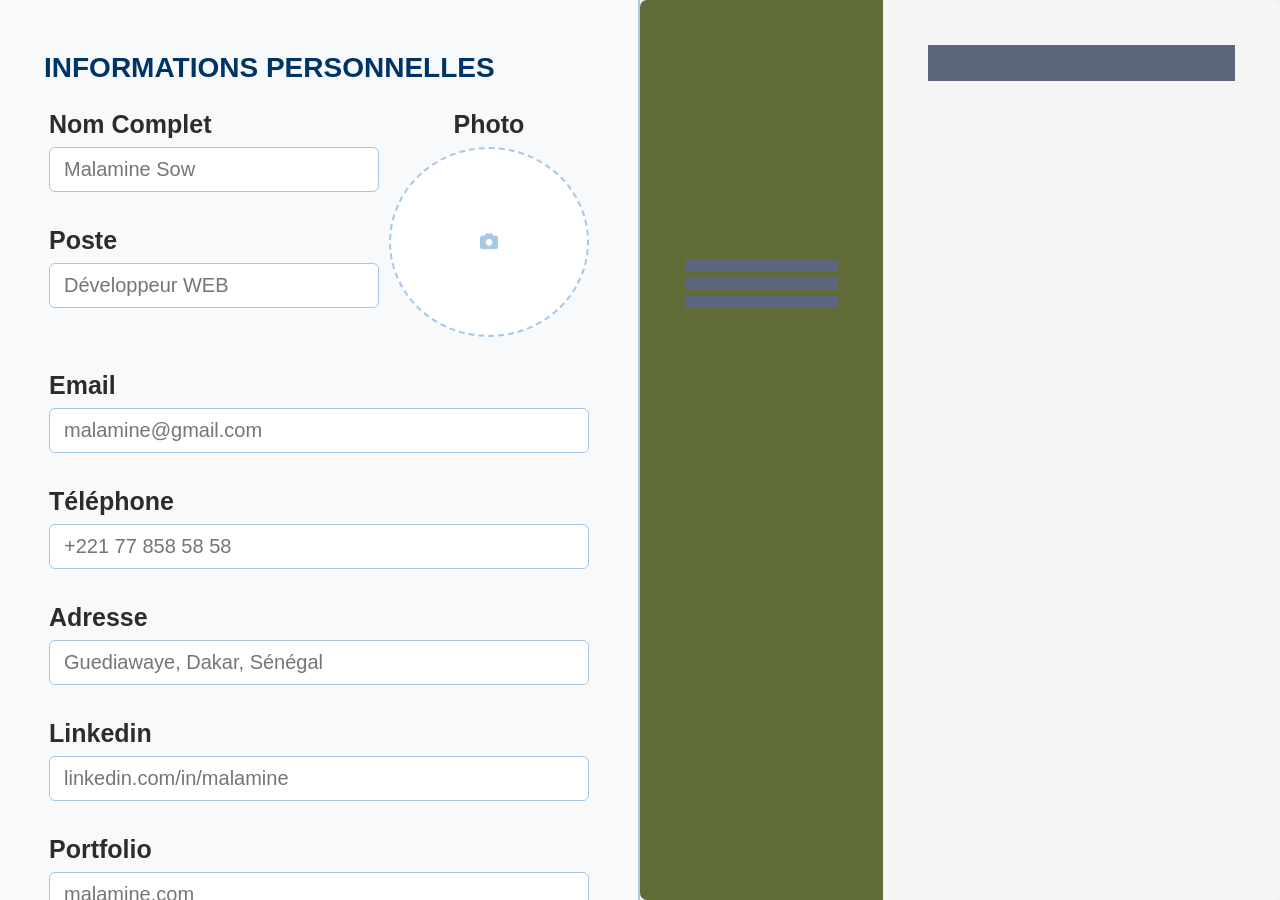
<file: templates/template4.html>
<!DOCTYPE html>
<html lang="en">
<head>
    <meta charset="UTF-8">
    <meta name="viewport" content="width=device-width, initial-scale=1.0">
    <title>Document</title>
    <link rel="icon" type="image/png" href="../assets/images/logo.png">
    <link rel="stylesheet" href="../assets/style/temp-style.css">
    <link rel="stylesheet" href="../assets/style/style.css">
    <link rel="stylesheet" href="https://cdnjs.cloudflare.com/ajax/libs/font-awesome/6.5.0/css/all.min.css">
</head>
<body>
    <div class="gauche3" id="gauche"></div>
    <div class="droite4">
        <div class="container">
            <div class="left">
                <div class="profil">
                    <div class="nom">
                        <h1 id="fullName"></h1>
                        <h2 id="job"></h2>
                    </div>
                    <div class="img-container" id="img-container"></div>
                </div>
                <div class="info">
                    <span id="mail"></span>
                    <span id="tel"></span>
                    <span id="loc"></span>
                    <span id="linke"></span>
                    <span id="site"></span>
                </div>
                <h3 id="H3A"></h3>
                <p id="PA"></p>
                <h3 id="H3B"></h3>
                <p id="PB"></p>
                <h3 id="H3C"></h3>
                <div class="rate" id="liste-langues"></div>
            </div>
            <div class="right">
                <h3 id="H3D"></h3>
                <div id="liste-experiences"></div>
                <h3 id="H3E"></h3>
                <div id="liste-formations"></div>
                <h3 id="H3F"></h3>
                <div class="ul-li">
                    <ul type="none" id="liste-competences"></ul>
                </div>
            </div>
        </div>
    </div>
    <script src="../assets/script/script.js"></script>
</body>
</html>
</file>
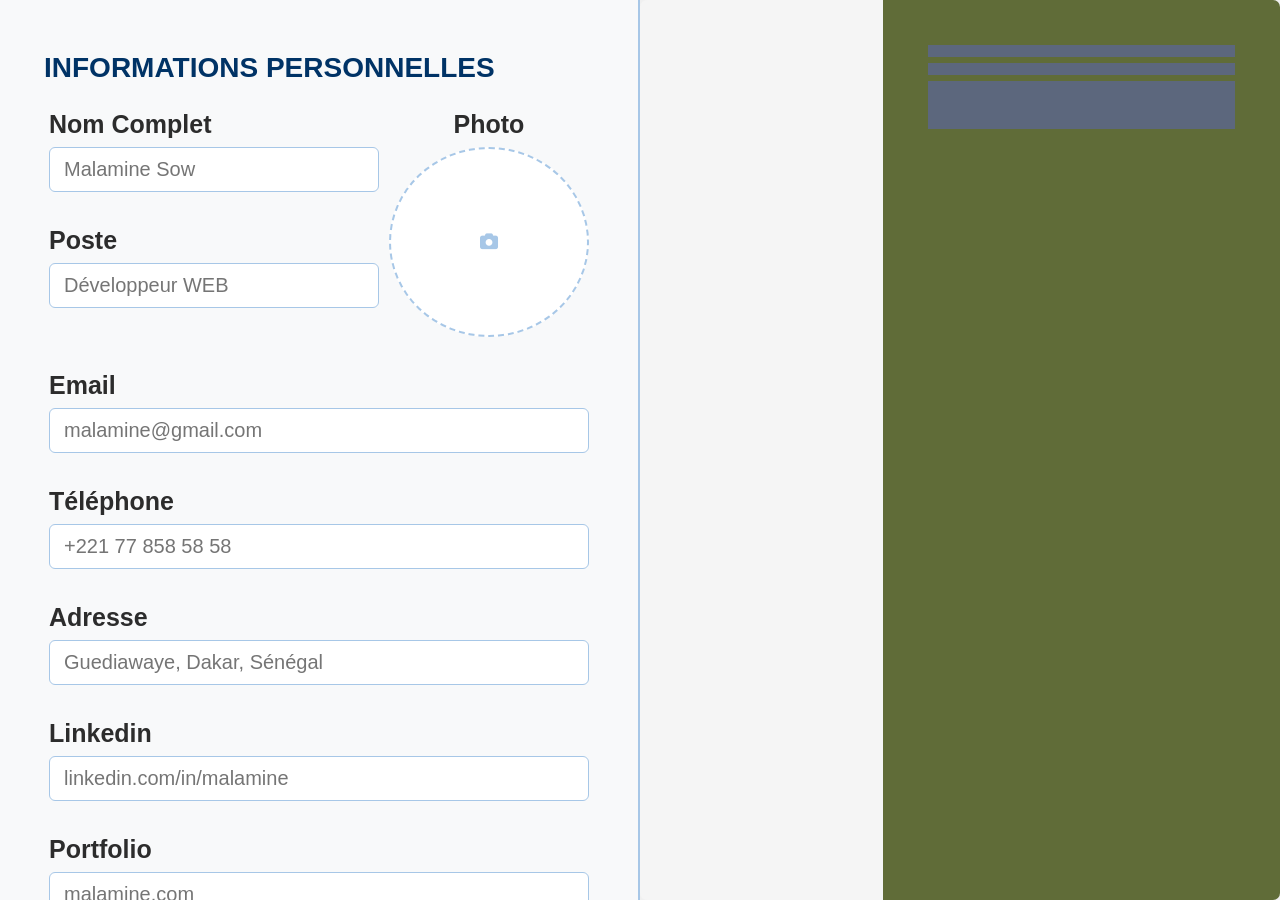
<file: templates/template5.html>
<!DOCTYPE html>
<html lang="en">
<head>
    <meta charset="UTF-8">
    <meta name="viewport" content="width=device-width, initial-scale=1.0">
    <title>Document</title>
    <link rel="icon" type="image/png" href="../assets/images/logo.png">
    <link rel="stylesheet" href="../assets/style/temp-style.css">
    <link rel="stylesheet" href="../assets/style/style.css">
    <link rel="stylesheet" href="https://cdnjs.cloudflare.com/ajax/libs/font-awesome/6.5.0/css/all.min.css">
</head>
<body>
    <div class="gauche3" id="gauche"></div>
    <div class="droite5">
        <div class="container">
            <div class="left">
                <div class="profil">
                    <div class="nom">
                        <h1 id="fullName"></h1>
                        <h2 id="job"></h2>
                    </div>
                    <div class="img-container" id="img-container"></div>
                </div>
                <div class="info">
                    <span id="mail"></span>
                    <span id="tel"></span>
                    <span id="loc"></span>
                    <span id="linke"></span>
                    <span id="site"></span>
                </div>
            </div>
            <div class="right">
                <h3 id="H3A"></h3>
                <p id="PA"></p>
                <h3 id="H3B"></h3>
                <p id="PB"></p>
                <h3 id="H3C"></h3>
                <div class="rate" id="liste-langues"></div>
                <h3 id="H3D"></h3>
                <div id="liste-experiences"></div>
                <h3 id="H3E"></h3>
                <div id="liste-formations"></div>
                <h3 id="H3F"></h3>
                <div class="ul-li">
                    <ul type="none" id="liste-competences"></ul>
                </div>
            </div>
        </div>
    </div>
    <script src="../assets/script/script.js"></script>
</body>
</html>
</file>
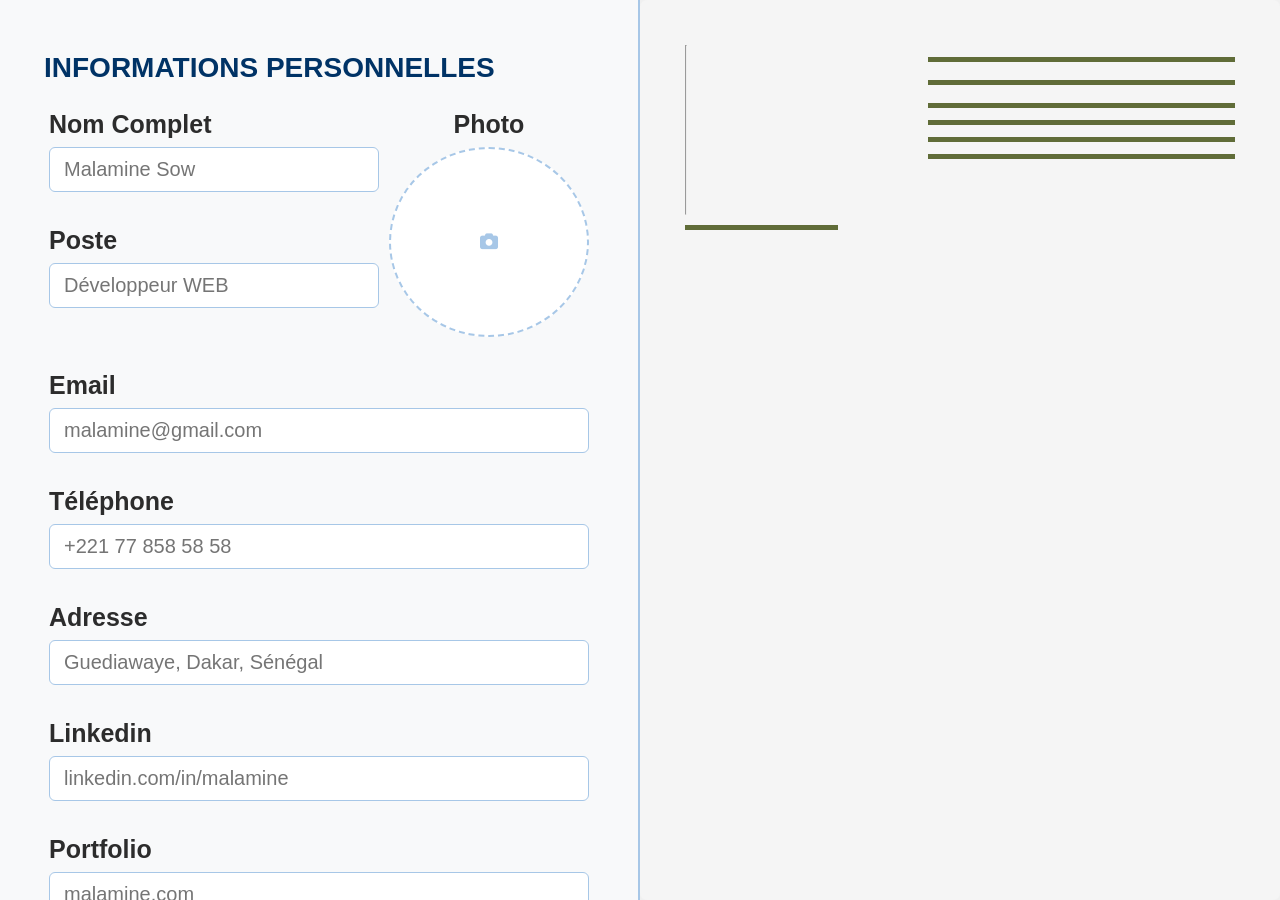
<file: templates/template6.html>
<!DOCTYPE html>
<html lang="en">
<head>
    <meta charset="UTF-8">
    <meta name="viewport" content="width=device-width, initial-scale=1.0">
    <title>Document</title>
    <link rel="icon" type="image/png" href="../assets/images/logo.png">
    <link rel="stylesheet" href="../assets/style/temp-style.css">
    <link rel="stylesheet" href="../assets/style/style.css">
    <link rel="stylesheet" href="https://cdnjs.cloudflare.com/ajax/libs/font-awesome/6.5.0/css/all.min.css">
</head>
<body>
    <div class="gauche3" id="gauche"></div>
    <div class="droite6">
        <div class="container">
            <div class="left">
                <div class="profil">
                    <div class="nom">
                        <h1 id="fullName"></h1>
                        <h2 id="job"></h2>
                    </div>
                    <hr>
                    <div class="img-container" id="img-container"></div>
                </div>
                <div class="info">
                    <span id="mail"></span>
                    <span id="tel"></span>
                    <span id="loc"></span>
                    <span id="linke"></span>
                    <span id="site"></span>
                </div>
            </div>
            <div class="right">
                <h3 id="H3A"></h3>
                <p id="PA"></p>
                <h3 id="H3B"></h3>
                <p id="PB"></p>
                <h3 id="H3D"></h3>
                <div id="liste-experiences"></div>
                <h3 id="H3E"></h3>
                <div id="liste-formations"></div>
                <h3 id="H3C"></h3>
                <div class="rate" id="liste-langues"></div>
                <h3 id="H3F"></h3>
                <div class="ul-li">
                    <ul type="none" id="liste-competences"></ul>
                </div>
            </div>
        </div>
    </div>
    <script src="../assets/script/script.js"></script>
</body>
</html>
</file>
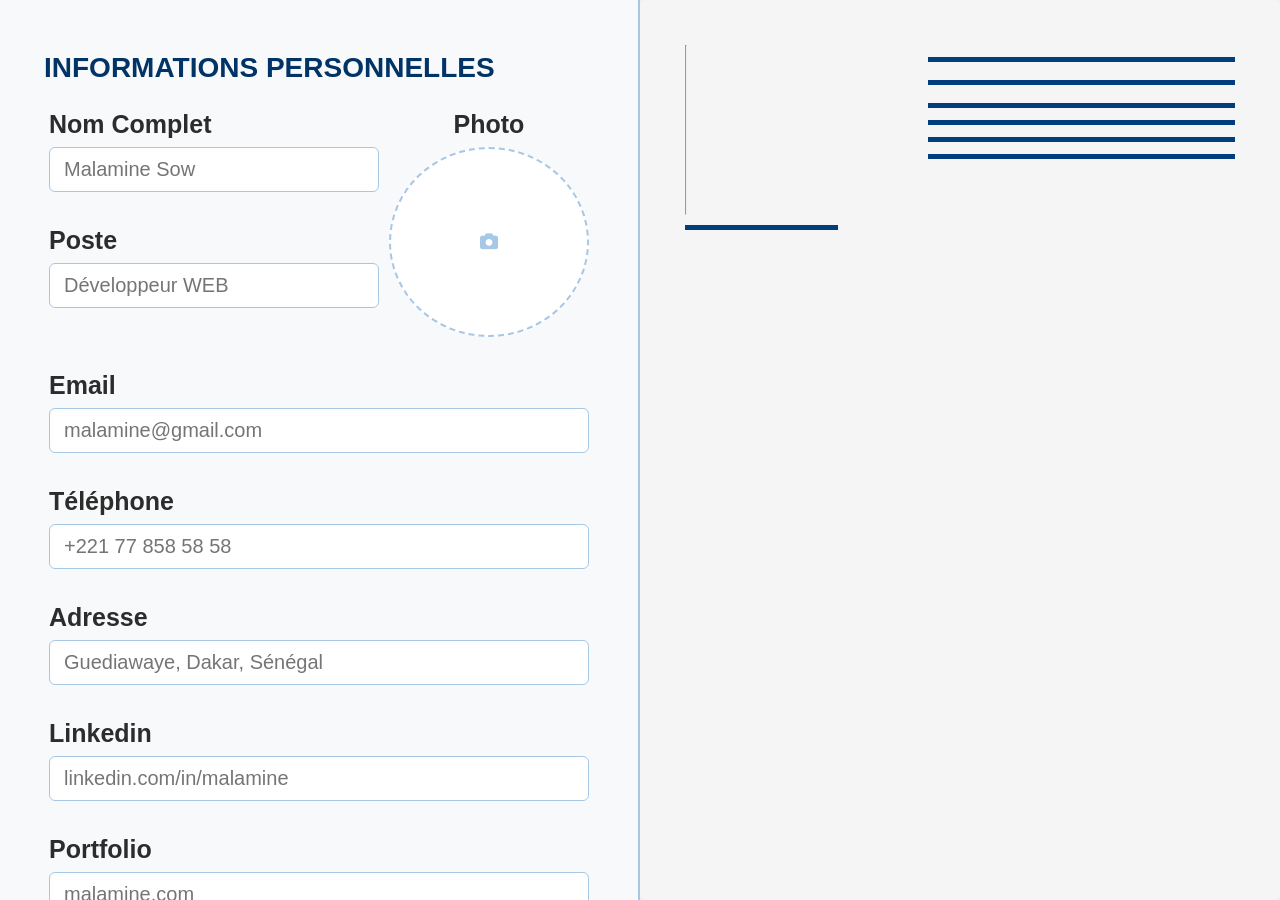
<file: templates/template7.html>
<!DOCTYPE html>
<html lang="en">
<head>
    <meta charset="UTF-8">
    <meta name="viewport" content="width=device-width, initial-scale=1.0">
    <title>Document</title>
    <link rel="icon" type="image/png" href="../assets/images/logo.png">
    <link rel="stylesheet" href="../assets/style/temp-style.css">
    <link rel="stylesheet" href="../assets/style/style.css">
    <link rel="stylesheet" href="https://cdnjs.cloudflare.com/ajax/libs/font-awesome/6.5.0/css/all.min.css">
</head>
<body>
    <div class="gauche3" id="gauche"></div>
    <div class="droite7">
        <div class="container">
            <div class="left">
                <div class="profil">
                    <div class="nom">
                        <h1 id="fullName"></h1>
                        <h2 id="job"></h2>
                    </div>
                    <hr>
                    <div class="img-container" id="img-container"></div>
                </div>
                <div class="info">
                    <span id="mail"></span>
                    <span id="tel"></span>
                    <span id="loc"></span>
                    <span id="linke"></span>
                    <span id="site"></span>
                </div>
            </div>
            <div class="right">
                <h3 id="H3A"></h3>
                <p id="PA"></p>
                <h3 id="H3B"></h3>
                <p id="PB"></p>
                <h3 id="H3D"></h3>
                <div id="liste-experiences"></div>
                <h3 id="H3E"></h3>
                <div id="liste-formations"></div>
                <h3 id="H3C"></h3>
                <div class="rate" id="liste-langues"></div>
                <h3 id="H3F"></h3>
                <div class="ul-li">
                    <ul type="none" id="liste-competences"></ul>
                </div>
            </div>
        </div>
    </div>
    <script src="../assets/script/script.js"></script>
</body>
</html>
</file>
<file: assets/style/style2.css>
:root {
  --couleur-principale: #F8F9FA;
  --couleur-secondaire: #003366;
  --couleur-texte: #2C2C2C;
  --couleur-claire: #A7C7E7;
  --couleur-olive: #414833;
  --couleur-verte: #84a98c;
  --arrondi: 14px;
  --arrondi-grand: 24px;
  --ombre: 0 4px 20px rgba(0, 0, 0, 0.08);
  --ombre-forte: 0 8px 40px rgba(0, 0, 0, 0.14);
  --transition: all 0.3s ease;
}

* {
  margin: 0;
  padding: 0;
  box-sizing: border-box;
  list-style: none;
  text-decoration: none;
  font-family: 'Poppins', sans-serif;
}

html {
  scroll-behavior: smooth;
}

body {
  background-color: var(--couleur-principale);
  color: var(--couleur-texte);
  overflow-x: hidden;
}

em {
  font-family: 'Playfair Display', serif;
  font-style: italic;
  color: var(--couleur-secondaire);
}

.navigation {
  position: fixed;
  top: 0;
  left: 0;
  right: 0;
  z-index: 1000;
  background: rgba(248, 249, 250, 0.92);
  backdrop-filter: blur(14px);
  border-bottom: 1px solid transparent;
  transition: var(--transition);
  height: 120px;
  padding: 0 80px;
}

.navigation.defilé {
  background: rgba(248, 249, 250, 0.98);
  border-bottom: 1px solid rgba(0, 51, 102, 0.12);
  box-shadow: 0 2px 24px rgba(0, 51, 102, 0.08);
}

.contenu-nav {
  width: 100%;
  height: 100%;
  display: flex;
  align-items: center;
  justify-content: space-between;
}

.logo {
  display: flex;
  align-items: center;
  gap: 16px;
  font-size: 36px;
  font-weight: 700;
  color: var(--couleur-secondaire);
}

.logo img {
  width: 64px;
  height: 64px;
  object-fit: contain;
}

.liens-menu {
  display: flex;
  align-items: center;
  gap: 14px;
}

.lien {
  padding: 14px 28px;
  border-radius: 10px;
  font-size: 22px;
  font-weight: 500;
  color: var(--couleur-texte);
  transition: var(--transition);
}

.lien:hover,
.lien.actif {
  color: var(--couleur-secondaire);
  background: rgba(0, 51, 102, 0.07);
}

.bouton-nav {
  padding: 16px 40px;
  background: var(--couleur-secondaire);
  color: #fff;
  border-radius: var(--arrondi);
  font-size: 22px;
  font-weight: 600;
  transition: var(--transition);
  margin-left: 16px;
}

.bouton-nav:hover {
  background: var(--couleur-texte);
  transform: translateY(-2px);
}

.menu-burger {
  display: none;
}

.banniere {
  min-height: 100vh;
  padding-top: 120px;
  position: relative;
  overflow: hidden;
  display: flex;
  align-items: center;
}

.fond-banniere {
  position: absolute;
  inset: 0;
  pointer-events: none;
}

.cercle {
  position: absolute;
  border-radius: 50%;
  opacity: 0.06;
  background: var(--couleur-secondaire);
}

.cercle-1 {
  width: 900px;
  height: 900px;
  top: -350px;
  right: -200px;
}

.cercle-2 {
  width: 700px;
  height: 700px;
  bottom: -300px;
  left: -200px;
}

.contenu-banniere {
  width: 100%;
  padding: 80px 80px 80px 200px;
  display: grid;
  grid-template-columns: 1fr 1fr;
  gap: 100px;
  align-items: center;
  min-height: calc(100vh - 120px);
}

.pastille {
  display: inline-flex;
  align-items: center;
  gap: 10px;
  padding: 10px 24px;
  background: rgba(0, 51, 102, 0.08);
  border: 1px solid rgba(0, 51, 102, 0.15);
  border-radius: 30px;
  font-size: 18px;
  font-weight: 500;
  color: var(--couleur-secondaire);
  margin-bottom: 36px;
}

.texte-banniere h1 {
  font-size: 88px;
  font-weight: 700;
  line-height: 1.05;
  letter-spacing: -3px;
  margin-bottom: 32px;
  color: var(--couleur-texte);
}

.texte-banniere p {
  font-size: 22px;
  color: #666;
  line-height: 1.75;
  margin-bottom: 52px;
}

.groupe-boutons {
  display: flex;
  gap: 20px;
  margin-bottom: 64px;
}

.bouton-commencer {
  display: inline-flex;
  align-items: center;
  gap: 12px;
  padding: 20px 48px;
  background: var(--couleur-secondaire);
  color: #fff;
  border-radius: var(--arrondi);
  font-size: 20px;
  font-weight: 600;
  transition: var(--transition);
  box-shadow: 0 6px 24px rgba(0, 51, 102, 0.28);
}

.bouton-commencer:hover {
  background: #002855;
  transform: translateY(-3px);
  box-shadow: 0 12px 32px rgba(0, 51, 102, 0.35);
}

.bouton-contour {
  display: inline-flex;
  align-items: center;
  gap: 12px;
  padding: 20px 48px;
  border: 2px solid var(--couleur-secondaire);
  color: var(--couleur-secondaire);
  border-radius: var(--arrondi);
  font-size: 20px;
  font-weight: 600;
  transition: var(--transition);
  background: transparent;
}

.bouton-contour:hover {
  background: var(--couleur-secondaire);
  color: #fff;
  transform: translateY(-3px);
}

.chiffres-cles {
  display: flex;
  align-items: center;
  gap: 48px;
}

.chiffre strong {
  display: block;
  font-size: 40px;
  font-weight: 700;
  color: var(--couleur-secondaire);
}

.chiffre span {
  font-size: 18px;
  color: #888;
}

.trait-separation {
  width: 1px;
  height: 60px;
  background: #ddd;
}

.visuel-banniere {
  display: flex;
  justify-content: center;
  align-items: flex-start;
}

.carte-cv {
  position: relative;
  border-radius: var(--arrondi-grand);
  overflow: hidden;
  box-shadow: var(--ombre-forte);
  width: 100%;
}

.image-cv {
  width: 100%;
  height: auto;
  display: block;
}

.badge-cv {
  position: absolute;
  bottom: 28px;
  left: 28px;
  background: #fff;
  color: var(--couleur-secondaire);
  padding: 14px 26px;
  border-radius: 30px;
  font-size: 17px;
  font-weight: 600;
  display: flex;
  align-items: center;
  gap: 10px;
  box-shadow: var(--ombre);
}

.badge-cv i {
  color: #16a34a;
  font-size: 18px;
}

.entete-section {
  text-align: center;
  margin-bottom: 80px;
}

.sous-titre {
  display: inline-block;
  font-size: 17px;
  font-weight: 600;
  color: var(--couleur-secondaire);
  text-transform: uppercase;
  letter-spacing: 2px;
  margin-bottom: 18px;
  background: rgba(0, 51, 102, 0.08);
  padding: 8px 20px;
  border-radius: 20px;
}

.entete-section h2 {
  font-size: 60px;
  font-weight: 700;
  line-height: 1.15;
  color: var(--couleur-texte);
  margin-bottom: 18px;
}

.description-section {
  font-size: 20px;
  color: #777;
}

.etapes {
  padding: 120px 80px;
  background: var(--couleur-principale);
}

.grille-etapes {
  width: 100%;
  display: grid;
  grid-template-columns: repeat(3, 1fr);
  gap: 36px;
}

.carte-etape {
  background: #fff;
  border-radius: var(--arrondi-grand);
  padding: 56px 44px;
  box-shadow: var(--ombre);
  position: relative;
  transition: var(--transition);
  border: 1px solid rgba(0, 51, 102, 0.06);
  animation: apparition 0.6s ease both;
  animation-delay: var(--delai);
}

.carte-etape:hover {
  transform: translateY(-8px);
  box-shadow: var(--ombre-forte);
}

.numero-etape {
  font-size: 80px;
  font-weight: 700;
  color: rgba(0, 51, 102, 0.05);
  line-height: 1;
  position: absolute;
  top: 24px;
  right: 32px;
  font-family: 'Playfair Display', serif;
}

.icone-etape {
  width: 76px;
  height: 76px;
  background: rgba(0, 51, 102, 0.08);
  border-radius: var(--arrondi);
  display: flex;
  align-items: center;
  justify-content: center;
  margin-bottom: 28px;
  font-size: 34px;
  color: var(--couleur-secondaire);
}

.carte-etape h3 {
  font-size: 26px;
  font-weight: 600;
  color: var(--couleur-texte);
  margin-bottom: 16px;
}

.carte-etape p {
  font-size: 19px;
  color: #777;
  line-height: 1.75;
}

.section-modeles {
  padding: 120px 80px;
  background: #f0f4f8;
}

.grille-modeles {
  width: 100%;
  margin-bottom: 56px;
  display: grid;
  grid-template-columns: repeat(3, 1fr);
  gap: 32px;
}

.carte-modele {
  background: #fff;
  border-radius: var(--arrondi-grand);
  overflow: hidden;
  box-shadow: var(--ombre);
  transition: var(--transition);
  position: relative;
}

.carte-modele:hover {
  transform: translateY(-8px);
  box-shadow: var(--ombre-forte);
}

.apercu-modele {
  position: relative;
  overflow: hidden;
  width: 100%;
}

.apercu-modele img {
  width: 100%;
  height: auto;
  display: block;
  transition: transform 0.4s ease;
}

.carte-modele:hover .apercu-modele img {
  transform: scale(1.02);
}

.survol-modele {
  position: absolute;
  inset: 0;
  background: rgba(0, 51, 102, 0.75);
  display: flex;
  align-items: center;
  justify-content: center;
  opacity: 0;
  transition: var(--transition);
}

.carte-modele:hover .survol-modele {
  opacity: 1;
}

.bouton-utiliser {
  padding: 16px 36px;
  background: #fff;
  color: var(--couleur-secondaire);
  border-radius: var(--arrondi);
  font-size: 18px;
  font-weight: 600;
  transition: var(--transition);
}

.bouton-utiliser:hover {
  background: var(--couleur-secondaire);
  color: #fff;
}

.infos-modele {
  padding: 26px 30px;
  display: flex;
  align-items: center;
  justify-content: space-between;
}

.nom-modele {
  font-size: 20px;
  font-weight: 600;
  color: var(--couleur-texte);
}

.tag-modele {
  font-size: 16px;
  font-weight: 500;
  color: var(--couleur-secondaire);
  background: rgba(0, 51, 102, 0.08);
  padding: 6px 16px;
  border-radius: 20px;
}

.voir-plus {
  text-align: center;
}

.pied-page {
  background: var(--couleur-secondaire);
  color: #fff;
  padding: 90px 80px 0;
}

.contenu-pied {
  width: 100%;
  display: grid;
  grid-template-columns: 2fr 1fr 1.5fr;
  gap: 100px;
  padding-bottom: 70px;
  border-bottom: 1px solid rgba(255, 255, 255, 0.12);
}

.marque {
  display: flex;
  flex-direction: column;
  gap: 18px;
}

.logo-pied {
  width: 56px;
  height: 56px;
  object-fit: contain;
  filter: brightness(10);
}

.nom-marque {
  font-size: 28px;
  font-weight: 700;
}

.marque p {
  font-size: 18px;
  color: rgba(255, 255, 255, 0.6);
  line-height: 1.75;
}

.colonne-pied h4 {
  font-size: 16px;
  font-weight: 600;
  text-transform: uppercase;
  letter-spacing: 1.5px;
  color: rgba(255, 255, 255, 0.5);
  margin-bottom: 28px;
}

.colonne-pied a,
.colonne-pied p {
  display: flex;
  align-items: center;
  gap: 10px;
  font-size: 17px;
  color: rgba(255, 255, 255, 0.7);
  margin-bottom: 16px;
  transition: var(--transition);
}

.colonne-pied a:hover {
  color: #fff;
}

.bas-pied {
  width: 100%;
  padding: 28px 0;
  font-size: 16px;
  color: rgba(255, 255, 255, 0.35);
}

@keyframes apparition {
  from {
    opacity: 0;
    transform: translateY(28px);
  }

  to {
    opacity: 1;
    transform: translateY(0);
  }
}

.texte-banniere {
  animation: apparition 0.7s ease both;
}

.visuel-banniere {
  animation: apparition 0.7s ease 0.15s both;
}
</file>
<file: assets/style/templates.css>
:root {
    --couleur-principale: #F8F9FA;
    --couleur-secondaire: #003366;
    --couleur-texte: #2C2C2C;
    --couleur-claire: #A7C7E7;
    --arrondi: 14px;
    --arrondi-grand: 24px;
    --ombre: 0 4px 20px rgba(0,0,0,0.08);
    --ombre-forte: 0 8px 40px rgba(0,0,0,0.14);
    --transition: all 0.3s ease;
}

* {
    margin: 0;
    padding: 0;
    box-sizing: border-box;
    list-style: none;
    text-decoration: none;
    font-family: 'Poppins', sans-serif;
}

html { scroll-behavior: smooth; }

body {
    background-color: var(--couleur-principale);
    color: var(--couleur-texte);
    overflow-x: hidden;
}

em {
    font-family: 'Playfair Display', serif;
    font-style: italic;
    color: var(--couleur-secondaire);
}

.navigation {
    position: fixed;
    top: 0;
    left: 0;
    right: 0;
    z-index: 1000;
    background: rgba(248, 249, 250, 0.92);
    backdrop-filter: blur(14px);
    border-bottom: 1px solid transparent;
    transition: var(--transition);
    height: 120px;
    padding: 0 80px;
}

.navigation.defilé {
    background: rgba(248, 249, 250, 0.98);
    border-bottom: 1px solid rgba(0,51,102,0.12);
    box-shadow: 0 2px 24px rgba(0,51,102,0.08);
}

.contenu-nav {
    width: 100%;
    height: 100%;
    display: flex;
    align-items: center;
    justify-content: space-between;
}

.logo {
    display: flex;
    align-items: center;
    gap: 16px;
    font-size: 36px;
    font-weight: 700;
    color: var(--couleur-secondaire);
}

.logo img {
    width: 64px;
    height: 64px;
    object-fit: contain;
}

.liens-menu {
    display: flex;
    align-items: center;
    gap: 14px;
}

.lien {
    padding: 14px 28px;
    border-radius: 10px;
    font-size: 22px;
    font-weight: 500;
    color: var(--couleur-texte);
    transition: var(--transition);
}

.lien:hover,
.lien.actif {
    color: var(--couleur-secondaire);
    background: rgba(0,51,102,0.07);
}

.bouton-nav {
    padding: 16px 40px;
    background: var(--couleur-secondaire);
    color: #fff;
    border-radius: var(--arrondi);
    font-size: 22px;
    font-weight: 600;
    transition: var(--transition);
    margin-left: 16px;
}

.bouton-nav:hover {
    background: var(--couleur-texte);
    transform: translateY(-2px);
}

.en-tete {
    padding-top: 120px;
    min-height: 420px;
    position: relative;
    display: flex;
    align-items: center;
    justify-content: center;
    overflow: hidden;
    background: var(--couleur-principale);
}

.fond-en-tete {
    position: absolute;
    inset: 0;
    pointer-events: none;
}

.cercle {
    position: absolute;
    border-radius: 50%;
    opacity: 0.06;
    background: var(--couleur-secondaire);
}

.cercle-1 {
    width: 700px;
    height: 700px;
    top: -300px;
    right: -150px;
}

.cercle-2 {
    width: 500px;
    height: 500px;
    bottom: -250px;
    left: -150px;
}

.contenu-en-tete {
    text-align: center;
    padding: 60px 80px;
    position: relative;
    z-index: 1;
}

.pastille {
    display: inline-flex;
    align-items: center;
    gap: 10px;
    padding: 10px 24px;
    background: rgba(0,51,102,0.08);
    border: 1px solid rgba(0,51,102,0.15);
    border-radius: 30px;
    font-size: 18px;
    font-weight: 500;
    color: var(--couleur-secondaire);
    margin-bottom: 28px;
}

.contenu-en-tete h1 {
    font-size: 72px;
    font-weight: 700;
    line-height: 1.1;
    letter-spacing: -2px;
    color: var(--couleur-texte);
    margin-bottom: 24px;
}

.contenu-en-tete p {
    font-size: 20px;
    color: #666;
    line-height: 1.75;
    max-width: 680px;
    margin: 0 auto;
}

.liste-modeles {
    padding: 80px 80px 120px;
    background: #f0f4f8;
}

.grille-modeles {
    width: 100%;
    display: grid;
    grid-template-columns: repeat(3, 1fr);
    gap: 36px;
}

.carte-modele {
    background: #fff;
    border-radius: var(--arrondi-grand);
    overflow: hidden;
    box-shadow: var(--ombre);
    transition: var(--transition);
    display: block;
    cursor: pointer;
    animation: apparition 0.5s ease both;
}

.carte-modele:nth-child(1) { animation-delay: 0s; }
.carte-modele:nth-child(2) { animation-delay: 0.07s; }
.carte-modele:nth-child(3) { animation-delay: 0.14s; }
.carte-modele:nth-child(4) { animation-delay: 0.21s; }
.carte-modele:nth-child(5) { animation-delay: 0.28s; }
.carte-modele:nth-child(6) { animation-delay: 0.35s; }
.carte-modele:nth-child(7) { animation-delay: 0.42s; }

.carte-modele:hover {
    transform: translateY(-10px);
    box-shadow: var(--ombre-forte);
}

.apercu-modele {
    position: relative;
    overflow: hidden;
    width: 100%;
}

.apercu-modele img {
    width: 100%;
    height: auto;
    display: block;
    transition: transform 0.5s ease;
}

.carte-modele:hover .apercu-modele img {
    transform: scale(1.03);
}

.survol-modele {
    position: absolute;
    inset: 0;
    background: rgba(0,51,102,0.78);
    display: flex;
    align-items: center;
    justify-content: center;
    opacity: 0;
    transition: var(--transition);
}

.carte-modele:hover .survol-modele {
    opacity: 1;
}

.bouton-utiliser {
    display: inline-flex;
    align-items: center;
    gap: 10px;
    padding: 18px 40px;
    background: #fff;
    color: var(--couleur-secondaire);
    border-radius: var(--arrondi);
    font-size: 18px;
    font-weight: 600;
    transition: var(--transition);
}

.bouton-utiliser:hover {
    background: var(--couleur-secondaire);
    color: #fff;
}

.infos-modele {
    padding: 24px 28px 28px;
}

.details-modele {
    display: flex;
    align-items: center;
    justify-content: space-between;
    margin-bottom: 10px;
}

.nom-modele {
    font-size: 20px;
    font-weight: 600;
    color: var(--couleur-texte);
}

.tag-modele {
    font-size: 14px;
    font-weight: 500;
    color: var(--couleur-secondaire);
    background: rgba(0,51,102,0.08);
    padding: 5px 14px;
    border-radius: 20px;
}

.description-modele {
    font-size: 15px;
    color: #888;
    line-height: 1.6;
}

.pied-page {
    background: var(--couleur-secondaire);
    color: #fff;
    padding: 90px 80px 0;
}

.contenu-pied {
    width: 100%;
    display: grid;
    grid-template-columns: 2fr 1fr 1.5fr;
    gap: 100px;
    padding-bottom: 70px;
    border-bottom: 1px solid rgba(255,255,255,0.12);
}

.marque {
    display: flex;
    flex-direction: column;
    gap: 18px;
}

.logo-pied {
    width: 56px;
    height: 56px;
    object-fit: contain;
    filter: brightness(10);
}

.nom-marque {
    font-size: 28px;
    font-weight: 700;
}

.marque p {
    font-size: 18px;
    color: rgba(255,255,255,0.6);
    line-height: 1.75;
}

.colonne-pied h4 {
    font-size: 16px;
    font-weight: 600;
    text-transform: uppercase;
    letter-spacing: 1.5px;
    color: rgba(255,255,255,0.5);
    margin-bottom: 28px;
}

.colonne-pied a,
.colonne-pied p {
    display: flex;
    align-items: center;
    gap: 10px;
    font-size: 17px;
    color: rgba(255,255,255,0.7);
    margin-bottom: 16px;
    transition: var(--transition);
}

.colonne-pied a:hover { color: #fff; }

.bas-pied {
    width: 100%;
    padding: 28px 0;
    font-size: 16px;
    color: rgba(255,255,255,0.35);
}

@keyframes apparition {
    from { opacity: 0; transform: translateY(32px); }
    to   { opacity: 1; transform: translateY(0); }
}
</file>
<file: assets/style/about.css>
:root {
    --couleur-principale: #F8F9FA;
    --couleur-secondaire: #003366;
    --couleur-texte: #2C2C2C;
    --couleur-claire: #A7C7E7;
    --arrondi: 14px;
    --arrondi-grand: 24px;
    --ombre: 0 4px 20px rgba(0,0,0,0.08);
    --ombre-forte: 0 8px 40px rgba(0,0,0,0.14);
    --transition: all 0.3s ease;
}

* {
    margin: 0;
    padding: 0;
    box-sizing: border-box;
    list-style: none;
    text-decoration: none;
    font-family: 'Poppins', sans-serif;
}

html { scroll-behavior: smooth; }

body {
    background-color: var(--couleur-principale);
    color: var(--couleur-texte);
    overflow-x: hidden;
}

em {
    font-family: 'Playfair Display', serif;
    font-style: italic;
    color: var(--couleur-secondaire);
}

.navigation {
    position: fixed;
    top: 0;
    left: 0;
    right: 0;
    z-index: 1000;
    background: rgba(248, 249, 250, 0.92);
    backdrop-filter: blur(14px);
    border-bottom: 1px solid transparent;
    transition: var(--transition);
    height: 120px;
    padding: 0 80px;
}

.navigation.defilé {
    background: rgba(248, 249, 250, 0.98);
    border-bottom: 1px solid rgba(0,51,102,0.12);
    box-shadow: 0 2px 24px rgba(0,51,102,0.08);
}

.contenu-nav {
    width: 100%;
    height: 100%;
    display: flex;
    align-items: center;
    justify-content: space-between;
}

.logo {
    display: flex;
    align-items: center;
    gap: 16px;
    font-size: 36px;
    font-weight: 700;
    color: var(--couleur-secondaire);
}

.logo img {
    width: 64px;
    height: 64px;
    object-fit: contain;
}

.liens-menu {
    display: flex;
    align-items: center;
    gap: 14px;
}

.lien {
    padding: 14px 28px;
    border-radius: 10px;
    font-size: 22px;
    font-weight: 500;
    color: var(--couleur-texte);
    transition: var(--transition);
}

.lien:hover,
.lien.actif {
    color: var(--couleur-secondaire);
    background: rgba(0,51,102,0.07);
}

.bouton-nav {
    padding: 16px 40px;
    background: var(--couleur-secondaire);
    color: #fff;
    border-radius: var(--arrondi);
    font-size: 22px;
    font-weight: 600;
    transition: var(--transition);
    margin-left: 16px;
}

.bouton-nav:hover {
    background: var(--couleur-texte);
    transform: translateY(-2px);
}

.en-tete {
    padding-top: 120px;
    min-height: 420px;
    position: relative;
    display: flex;
    align-items: center;
    justify-content: center;
    overflow: hidden;
}

.fond-en-tete {
    position: absolute;
    inset: 0;
    pointer-events: none;
}

.cercle {
    position: absolute;
    border-radius: 50%;
    opacity: 0.06;
    background: var(--couleur-secondaire);
}

.cercle-1 {
    width: 700px;
    height: 700px;
    top: -300px;
    right: -150px;
}

.cercle-2 {
    width: 500px;
    height: 500px;
    bottom: -250px;
    left: -150px;
}

.contenu-en-tete {
    text-align: center;
    padding: 60px 80px;
    position: relative;
    z-index: 1;
}

.pastille {
    display: inline-flex;
    align-items: center;
    gap: 10px;
    padding: 10px 24px;
    background: rgba(0,51,102,0.08);
    border: 1px solid rgba(0,51,102,0.15);
    border-radius: 30px;
    font-size: 18px;
    font-weight: 500;
    color: var(--couleur-secondaire);
    margin-bottom: 28px;
}

.contenu-en-tete h1 {
    font-size: 72px;
    font-weight: 700;
    line-height: 1.1;
    letter-spacing: -2px;
    color: var(--couleur-texte);
    margin-bottom: 24px;
}

.contenu-en-tete p {
    font-size: 20px;
    color: #666;
    line-height: 1.75;
    max-width: 680px;
    margin: 0 auto;
}

.section-apropos {
    padding: 100px 80px;
    background: var(--couleur-principale);
}

.contenu-apropos {
    display: grid;
    grid-template-columns: 1fr 1fr;
    gap: 100px;
    align-items: start;
}

.sous-titre-section {
    display: inline-block;
    font-size: 15px;
    font-weight: 600;
    color: var(--couleur-secondaire);
    text-transform: uppercase;
    letter-spacing: 2px;
    margin-bottom: 20px;
    background: rgba(0,51,102,0.08);
    padding: 6px 16px;
    border-radius: 20px;
}

.bloc-texte h2 {
    font-size: 44px;
    font-weight: 700;
    line-height: 1.2;
    color: var(--couleur-texte);
    margin-bottom: 32px;
}

.bloc-texte p {
    font-size: 18px;
    color: #555;
    line-height: 1.8;
    margin-bottom: 20px;
}

.bloc-texte strong {
    color: var(--couleur-secondaire);
    font-weight: 600;
}

.bouton-commencer {
    display: inline-flex;
    align-items: center;
    gap: 12px;
    padding: 18px 44px;
    background: var(--couleur-secondaire);
    color: #fff;
    border-radius: var(--arrondi);
    font-size: 18px;
    font-weight: 600;
    transition: var(--transition);
    margin-top: 16px;
    box-shadow: 0 6px 24px rgba(0,51,102,0.28);
}

.bouton-commencer:hover {
    background: #002855;
    transform: translateY(-3px);
    box-shadow: 0 12px 32px rgba(0,51,102,0.35);
}

.bloc-visuel {
    display: grid;
    grid-template-columns: 1fr 1fr;
    gap: 20px;
}

.carte-valeur {
    background: #fff;
    border-radius: var(--arrondi-grand);
    padding: 36px 28px;
    box-shadow: var(--ombre);
    border: 1px solid rgba(0,51,102,0.06);
    transition: var(--transition);
    animation: apparition 0.6s ease both;
}

.carte-valeur:nth-child(1) { animation-delay: 0s; }
.carte-valeur:nth-child(2) { animation-delay: 0.1s; }
.carte-valeur:nth-child(3) { animation-delay: 0.2s; }
.carte-valeur:nth-child(4) { animation-delay: 0.3s; }

.carte-valeur:hover {
    transform: translateY(-6px);
    box-shadow: var(--ombre-forte);
}

.icone-valeur {
    width: 60px;
    height: 60px;
    background: rgba(0,51,102,0.08);
    border-radius: var(--arrondi);
    display: flex;
    align-items: center;
    justify-content: center;
    font-size: 26px;
    color: var(--couleur-secondaire);
    margin-bottom: 20px;
}

.carte-valeur h3 {
    font-size: 20px;
    font-weight: 600;
    color: var(--couleur-texte);
    margin-bottom: 10px;
}

.carte-valeur p {
    font-size: 15px;
    color: #777;
    line-height: 1.7;
}

.section-equipe {
    padding: 100px 80px;
    background: #f0f4f8;
}

.entete-section {
    text-align: center;
    margin-bottom: 64px;
}

.sous-titre {
    display: inline-block;
    font-size: 15px;
    font-weight: 600;
    color: var(--couleur-secondaire);
    text-transform: uppercase;
    letter-spacing: 2px;
    margin-bottom: 16px;
    background: rgba(0,51,102,0.08);
    padding: 6px 16px;
    border-radius: 20px;
}

.entete-section h2 {
    font-size: 52px;
    font-weight: 700;
    line-height: 1.2;
    color: var(--couleur-texte);
}

.grille-equipe {
    display: grid;
    grid-template-columns: repeat(2, 1fr);
    gap: 36px;
    max-width: 900px;
    margin: 0 auto;
}

.carte-membre {
    background: #fff;
    border-radius: var(--arrondi-grand);
    padding: 48px 40px;
    box-shadow: var(--ombre);
    text-align: center;
    transition: var(--transition);
    border: 1px solid rgba(0,51,102,0.06);
}

.carte-membre:hover {
    transform: translateY(-6px);
    box-shadow: var(--ombre-forte);
}

.avatar-membre {
    width: 90px;
    height: 90px;
    border-radius: 50%;
    background: rgba(0,51,102,0.1);
    color: var(--couleur-secondaire);
    font-size: 28px;
    font-weight: 700;
    display: flex;
    align-items: center;
    justify-content: center;
    margin: 0 auto 24px;
}

.carte-membre h3 {
    font-size: 22px;
    font-weight: 600;
    color: var(--couleur-texte);
    margin-bottom: 8px;
}

.role-membre {
    font-size: 15px;
    color: var(--couleur-secondaire);
    font-weight: 500;
    margin-bottom: 20px;
    background: rgba(0,51,102,0.08);
    padding: 5px 14px;
    border-radius: 20px;
    display: inline-block;
}

.email-membre {
    display: inline-flex;
    align-items: center;
    gap: 8px;
    font-size: 15px;
    color: #777;
    margin-top: 16px;
    transition: var(--transition);
}

.email-membre:hover {
    color: var(--couleur-secondaire);
}

.pied-page {
    background: var(--couleur-secondaire);
    color: #fff;
    padding: 90px 80px 0;
}

.contenu-pied {
    width: 100%;
    display: grid;
    grid-template-columns: 2fr 1fr 1.5fr;
    gap: 100px;
    padding-bottom: 70px;
    border-bottom: 1px solid rgba(255,255,255,0.12);
}

.marque {
    display: flex;
    flex-direction: column;
    gap: 18px;
}

.logo-pied {
    width: 56px;
    height: 56px;
    object-fit: contain;
    filter: brightness(10);
}

.nom-marque {
    font-size: 28px;
    font-weight: 700;
}

.marque p {
    font-size: 18px;
    color: rgba(255,255,255,0.6);
    line-height: 1.75;
}

.colonne-pied h4 {
    font-size: 16px;
    font-weight: 600;
    text-transform: uppercase;
    letter-spacing: 1.5px;
    color: rgba(255,255,255,0.5);
    margin-bottom: 28px;
}

.colonne-pied a,
.colonne-pied p {
    display: flex;
    align-items: center;
    gap: 10px;
    font-size: 17px;
    color: rgba(255,255,255,0.7);
    margin-bottom: 16px;
    transition: var(--transition);
}

.colonne-pied a:hover { color: #fff; }

.bas-pied {
    width: 100%;
    padding: 28px 0;
    font-size: 16px;
    color: rgba(255,255,255,0.35);
}

@keyframes apparition {
    from { opacity: 0; transform: translateY(28px); }
    to   { opacity: 1; transform: translateY(0); }
}
</file>
<file: assets/style/temp-style.css>
:root {
    --olive: #606c38ff;
    --black-forest: #283618ff;
    --cv1: #023e7dff;
    --cv1p: #33415cff;
    --cv2: #5c677dff;
    --main-color: #F8F9FA;
    --second-color: #003366;
    --third-color: #2C2C2C;
    --fourth-color: #A7C7E7;
}

* {
    margin: 0;
    padding: 0;
    box-sizing: border-box;
}

body {
    display: flex;
    height: 100vh;
    overflow: hidden;
}

i {
    display: flex;
    font-size: 18px;
    font-weight: lighter;
    font-style: italic;
    margin: 3px;
}

.gauche3 {
    width: 50%;
    flex-shrink: 0;
    height: 100vh;
    overflow-y: auto;
    border-right: 1px solid var(--fourth-color);
}

.droite1,
.droite2,
.droite3,
.droite4,
.droite5,
.droite6,
.droite7 {
    width: 50%;
    height: 100vh;
    overflow-y: auto;
    font-size: 16px;
    line-height: 1.6;
}

.droite1 .container,
.droite2 .container,
.droite4 .container,
.droite5 .container,
.droite6 .container,
.droite7 .container {
    width: 100%;
    min-height: 100%;
    display: flex;
    flex-direction: row;
}

.droite3 .container {
    width: 100%;
    min-height: 100%;
    display: flex;
    flex-direction: column;
}

.droite2 .container {
    display: grid;
    grid-template-columns: 1fr 2fr;
}

.droite1 .left,
.droite2 .left,
.droite3 .left,
.droite4 .left,
.droite5 .left,
.droite6 .left,
.droite7 .left,
.droite1 .right,
.droite2 .right,
.droite3 .right,
.droite4 .right,
.droite5 .right,
.droite6 .right,
.droite7 .right {
    overflow: hidden;
    word-wrap: break-word;
    overflow-wrap: break-word;
}

.droite1 h1,
.droite2 h1,
.droite3 h1,
.droite4 h1,
.droite5 h1,
.droite6 h1,
.droite7 h1 {
    font-size: 2.2em;
    margin: 0;
}

.droite1 h2,
.droite2 h2,
.droite3 h2,
.droite4 h2,
.droite5 h2,
.droite6 h2,
.droite7 h2 {
    font-size: 1.3em;
    margin: 0;
}

.droite1 h3,
.droite2 h3,
.droite3 h3,
.droite4 h3,
.droite5 h3,
.droite6 h3,
.droite7 h3 {
    font-size: 1.1em;
    padding: 6px 0;
}

.droite1 h4,
.droite2 h4,
.droite3 h4,
.droite4 h4,
.droite5 h4,
.droite6 h4,
.droite7 h4 {
    font-size: 1em;
    margin-top: 10px;
}

.droite1 h5,
.droite2 h5,
.droite3 h5,
.droite4 h5,
.droite5 h5,
.droite6 h5,
.droite7 h5 {
    font-size: 0.95em;
    margin-top: 8px;
    margin-bottom: 0;
}

.droite1 p,
.droite2 p,
.droite3 p,
.droite4 p,
.droite5 p,
.droite6 p,
.droite7 p {
    font-size: 0.95em;
    line-height: 1.6;
    margin-top: 6px;
    word-wrap: break-word;
    overflow-wrap: break-word;
}

.droite1 .info span,
.droite2 .info span,
.droite3 .info span,
.droite4 .info span,
.droite5 .info span,
.droite6 .info span,
.droite7 .info span {
    font-size: 0.9em;
    display: flex;
    align-items: center;
    gap: 6px;
    margin-bottom: 6px;
}

.droite1 .rate span,
.droite2 .rate span,
.droite3 .rate span,
.droite4 .rate span,
.droite5 .rate span,
.droite6 .rate span,
.droite7 .rate span {
    font-size: 0.95em;
    margin-bottom: 4px;
    display: flex;
    align-items: center;
    gap: 4px;
}

.droite1 li,
.droite2 li,
.droite3 li,
.droite4 li,
.droite5 li,
.droite6 li,
.droite7 li {
    font-size: 0.9em;
}

.droite1 .left,
.droite2 .left,
.droite3 .left,
.droite4 .left,
.droite5 .left,
.droite6 .left,
.droite7 .left {
    flex: 1;
    display: flex;
    flex-direction: column;
    padding: 45px;
    border-radius: 7px 0 0 7px;
}

.droite1 .right,
.droite2 .right,
.droite3 .right,
.droite4 .right,
.droite5 .right,
.droite6 .right,
.droite7 .right {
    flex: 2;
    display: flex;
    flex-direction: column;
    padding: 45px;
    border-radius: 0 7px 7px 0;
}

.droite1 .profil,
.droite2 .profil,
.droite3 .profil,
.droite4 .profil,
.droite5 .profil {
    display: flex;
    justify-content: space-between;
}

.droite1 .info,
.droite2 .info,
.droite3 .info,
.droite4 .info,
.droite5 .info,
.droite6 .info,
.droite7 .info {
    margin-top: 25px;
}

.droite1 .rate,
.droite2 .rate,
.droite3 .rate,
.droite4 .rate,
.droite5 .rate,
.droite6 .rate,
.droite7 .rate {
    display: flex;
    flex-direction: column;
}

.droite1 .fa-star,
.droite2 .fa-star,
.droite3 .fa-star,
.droite4 .fa-star,
.droite5 .fa-star,
.droite6 .fa-star,
.droite7 .fa-star,
.droite1 .fa-star-half-stroke,
.droite2 .fa-star-half-stroke,
.droite3 .fa-star-half-stroke,
.droite4 .fa-star-half-stroke,
.droite5 .fa-star-half-stroke,
.droite6 .fa-star-half-stroke,
.droite7 .fa-star-half-stroke {
    color: orange;
}

.droite1 .right ul,
.droite2 .right ul,
.droite3 .right ul,
.droite4 .right ul,
.droite5 .right ul,
.droite6 .right ul,
.droite7 .right ul {
    display: flex;
    gap: 1rem;
    flex-wrap: wrap;
}

.droite1 .img-container,
.droite2 .img-container,
.droite3 .img-container,
.droite4 .img-container,
.droite5 .img-container,
.droite6 .img-container,
.droite7 .img-container {
    width: 160px;
    height: 160px;
    border-radius: 50%;
    flex-shrink: 0;
    background-size: cover;
    background-position: center;
}

.droite1 .left {
    background-color: var(--cv1);
    color: whitesmoke;
}

.droite1 .left h3 {
    background-color: var(--cv2);
    display: flex;
    justify-content: center;
    color: whitesmoke;
}

.droite1 .right {
    background-color: whitesmoke;
    color: var(--cv1);
}

.droite1 .right h3 {
    background-color: var(--cv2);
    display: flex;
    justify-content: center;
    color: white;
    margin-top: 0;
}

.droite1 .right li {
    color: var(--cv1);
    padding: 10px;
    background-color: whitesmoke;
    border: 1px solid var(--third-color);
    border-radius: 50px;
}

.droite2 .left {
    background-color: whitesmoke;
    color: var(--cv1);
}

.droite2 .profil {
    font-size: 24px;
}

.droite2 .info {
    padding-top: 20px;
    font-size: 16px;
}

.droite2 .img-container {
    width: 160px;
    height: 160px;
}

.resume {
    display: flex;
    flex-direction: column;
    padding-top: 25px;
    gap: 10px;
}

.droite2 .left .resume p {
    font-size: 14px;
}

.droite2 .left .resume h3 {
    width: 100%;
    background-color: var(--cv2);
    display: flex;
    justify-content: center;
    color: whitesmoke;
}

.droite2 .left h3 {
    background-color: var(--cv2);
    display: flex;
    justify-content: center;
    color: whitesmoke;
}

.droite2 .right {
    grid-area: 1 / 2 / 2 / 3;
    background-color: var(--cv1);
    color: white;
}

.droite2 .right h3 {
    background-color: var(--cv2);
    display: flex;
    justify-content: center;
    color: white;
    margin-top: 0;
}

.droite2 .right li {
    color: var(--cv1);
    padding: 10px;
    background-color: whitesmoke;
    border: 1px solid var(--third-color);
    border-radius: 50px;
}

.droite3 .left {
    background-color: whitesmoke;
    color: var(--cv1);
}

.droite3 .profil {
    display: flex;
    justify-content: space-between;
}

.droite3 .left h3 {
    background-color: var(--cv2);
    display: flex;
    justify-content: center;
    color: whitesmoke;
}

.droite3 .right {
    flex: 3;
    background-color: var(--cv1);
    color: white;
}

.droite3 .right h3 {
    background-color: var(--cv2);
    display: flex;
    justify-content: center;
    color: white;
    margin-top: 0;
}

.droite3 .right li {
    color: var(--cv1);
    padding: 10px;
    background-color: whitesmoke;
    border: 1px solid var(--third-color);
    border-radius: 50px;
}

.droite4 .left {
    background-color: var(--olive);
    color: whitesmoke;
}

.droite4 .left h3 {
    background-color: var(--cv2);
    display: flex;
    justify-content: center;
    color: whitesmoke;
}

.droite4 .right {
    background-color: whitesmoke;
    color: var(--olive);
}

.droite4 .right h3 {
    background-color: var(--cv2);
    display: flex;
    justify-content: center;
    color: white;
    margin-top: 0;
}

.droite4 .right li {
    color: var(--olive);
    padding: 10px;
    background-color: whitesmoke;
    border: 1px solid var(--third-color);
    border-radius: 50px;
}

.droite5 .left {
    background-color: whitesmoke;
    color: var(--olive);
}

.droite5 .left h3 {
    background-color: var(--cv2);
    display: flex;
    justify-content: center;
    color: whitesmoke;
}

.droite5 .right {
    flex: 2;
    background-color: var(--olive);
    color: white;
}

.droite5 .right h3 {
    background-color: var(--cv2);
    display: flex;
    justify-content: center;
    color: white;
    margin-top: 0;
}

.droite5 .right li {
    color: var(--cv1);
    padding: 10px;
    background-color: whitesmoke;
    border: 1px solid var(--third-color);
    border-radius: 50px;
}

.droite6 .profil {
    display: flex;
    justify-content: space-between;
    border-bottom: 5px solid var(--olive);
    padding-bottom: 10px;
}

.droite6 .img-container {
    margin-bottom: 10px;
}

.droite6 .left {
    background-color: whitesmoke;
    color: var(--olive);
}

.droite6 .left h3 {
    background-color: var(--cv2);
    display: flex;
    justify-content: center;
    color: whitesmoke;
}

.droite6 .right {
    flex: 2;
    background-color: whitesmoke;
    color: var(--black-forest);
}

.droite6 .right h3 {
    border-bottom: 5px solid var(--olive);
    display: flex;
    justify-content: center;
    color: var(--olive);
    margin-top: 0;
}

.droite6 .right li {
    color: var(--olive);
    padding: 10px;
    background-color: white;
    border: 1px solid var(--black-forest);
    border-radius: 50px;
}

.droite7 .profil {
    display: flex;
    justify-content: space-between;
    border-bottom: 5px solid var(--cv1);
    padding-bottom: 10px;
}

.droite7 .img-container {
    margin-bottom: 10px;
}

.droite7 .left {
    background-color: whitesmoke;
    color: var(--cv1);
}

.droite7 .left h3 {
    background-color: var(--cv2);
    display: flex;
    justify-content: center;
    color: whitesmoke;
}

.droite7 .right {
    flex: 2;
    background-color: whitesmoke;
    color: var(--cv1p);
}

.droite7 .right h3 {
    border-bottom: 5px solid var(--cv1);
    display: flex;
    justify-content: center;
    color: var(--cv1);
    margin-top: 0;
}

.droite7 .right li {
    color: var(--cv1p);
    padding: 10px;
    background-color: white;
    border: 1px solid var(--cv1p);
    border-radius: 50px;
}
@media screen and (max-width: 1024px) {
    .gauche3 {
        width: 40%;
    }

    .droite1, .droite2, .droite3,
    .droite4, .droite5, .droite6, .droite7 {
        width: 60%;
    }
}

@media screen and (max-width: 768px) {
    body {
        flex-direction: column;
        height: auto;
        overflow-y: auto;
    }

    .gauche3 {
        width: 100%;
        height: auto;
        border-right: none;
        border-bottom: 1px solid var(--fourth-color);
    }

    .droite1, .droite2, .droite3,
    .droite4, .droite5, .droite6, .droite7 {
        width: 100%;
        height: auto;
    }

    .droite1 .container, .droite2 .container,
    .droite4 .container, .droite5 .container,
    .droite6 .container, .droite7 .container {
        flex-direction: column;
    }

    .droite2 .container {
        display: flex;
        grid-template-columns: none;
    }

    .droite1 .left, .droite2 .left, .droite3 .left,
    .droite4 .left, .droite5 .left, .droite6 .left,
    .droite7 .left {
        border-radius: 7px 7px 0 0;
        padding: 24px;
    }

    .droite1 .right, .droite2 .right, .droite3 .right,
    .droite4 .right, .droite5 .right, .droite6 .right,
    .droite7 .right {
        border-radius: 0 0 7px 7px;
        padding: 24px;
    }

    .droite1 .img-container, .droite2 .img-container,
    .droite3 .img-container, .droite4 .img-container,
    .droite5 .img-container, .droite6 .img-container,
    .droite7 .img-container {
        width: 100px;
        height: 100px;
    }

    .droite1 h1, .droite2 h1, .droite3 h1,
    .droite4 h1, .droite5 h1, .droite6 h1,
    .droite7 h1 {
        font-size: 1.6em;
    }

    .droite1 h2, .droite2 h2, .droite3 h2,
    .droite4 h2, .droite5 h2, .droite6 h2,
    .droite7 h2 {
        font-size: 1em;
    }
}

@media screen and (max-width: 480px) {
    .gauche3 .field label {
        font-size: 18px;
    }

    .gauche3 .field input,
    .gauche3 .field textarea,
    .gauche3 .field select {
        font-size: 16px;
    }

    .gauche3 h3 {
        font-size: 20px;
    }

    .droite1 .left, .droite2 .left, .droite3 .left,
    .droite4 .left, .droite5 .left, .droite6 .left,
    .droite7 .left,
    .droite1 .right, .droite2 .right, .droite3 .right,
    .droite4 .right, .droite5 .right, .droite6 .right,
    .droite7 .right {
        padding: 16px;
    }

    .droite1 .right ul, .droite2 .right ul, .droite3 .right ul,
    .droite4 .right ul, .droite5 .right ul, .droite6 .right ul,
    .droite7 .right ul {
        flex-direction: column;
        gap: 0.5rem;
    }
}
@media print {
    .gauche3 {
        display: none !important;
    }

    body {
        overflow: visible !important;
        height: auto !important;
        display: block !important;
    }

    .droite1,
    .droite2,
    .droite3,
    .droite4,
    .droite5,
    .droite6,
    .droite7 {
        width: 100% !important;
        height: auto !important;
        overflow: visible !important;
    }

    .droite1 .container,
    .droite2 .container,
    .droite4 .container,
    .droite5 .container,
    .droite6 .container,
    .droite7 .container {
        display: flex !important;
        flex-direction: row !important;
        height: auto !important;
        min-height: 100vh !important;
    }

    .droite3 .container {
        display: flex !important;
        flex-direction: column !important;
        height: auto !important;
    }

    .droite2 .container {
        display: grid !important;
        grid-template-columns: 1fr 2fr !important;
        height: auto !important;
    }

    .droite1 .left,
    .droite2 .left,
    .droite3 .left,
    .droite4 .left,
    .droite5 .left,
    .droite6 .left,
    .droite7 .left,
    .droite1 .right,
    .droite2 .right,
    .droite3 .right,
    .droite4 .right,
    .droite5 .right,
    .droite6 .right,
    .droite7 .right {
        overflow: visible !important;
        height: auto !important;
        -webkit-print-color-adjust: exact !important;
        print-color-adjust: exact !important;
        forced-color-adjust: exact !important;
    }

    .droite1 h3,
    .droite2 h3,
    .droite3 h3,
    .droite4 h3,
    .droite5 h3,
    .droite6 h3,
    .droite7 h3,
    .droite1 li,
    .droite2 li,
    .droite3 li,
    .droite4 li,
    .droite5 li,
    .droite6 li,
    .droite7 li {
        -webkit-print-color-adjust: exact !important;
        print-color-adjust: exact !important;
        forced-color-adjust: exact !important;
    }
}
</file>
<file: assets/style/style.css>
:root {
    --olive: #606c38;
    --black-forest: #283618;
    --cv1: #023e7d;
    --cv1p: #33415c;
    --cv2: #5c677d;
    --main-color: #F8F9FA;
    --second-color: #003366;
    --third-color: #2C2C2C;
    --fourth-color: #A7C7E7;
}

* {
    margin: 0;
    padding: 0;
    box-sizing: border-box;
}

body {
    font-family: 'Segoe UI', sans-serif;
    background: #f0f0f0;
    height: 100vh;
    overflow: hidden;
    display: flex;
}

.gauche3 .container {
    padding-top: 25px;
    padding-left: 15px;
    display: flex;
}

.gauche3 .form-container {
    display: flex;
    height: 100vh;
    flex: 1;
}

.gauche3 .right2 {
    width: 100%;
    background: var(--main-color);
    border-right: 1px solid var(--fourth-color);
    overflow-y: auto;
    padding: 20px;
}

.gauche3 .form-content {
    padding: 28px 24px;
}

.gauche3 h3 {
    font-size: 28px;
    font-weight: 700;
    color: var(--second-color);
    margin-bottom: 16px;
    margin-top: 4px;
}

.gauche3 hr {
    border: none;
    border-top: 1px solid var(--fourth-color);
    margin: 20px 0;
}
.gauche3 .field textarea {
    width: 100%;
    resize: none;
    overflow-y: auto;
    word-wrap: break-word;
    overflow-wrap: break-word;
    white-space: pre-wrap;
}
.gauche3 .field {
    margin-bottom: 14px;
    padding: 10px 5px;
}

.gauche3 .field label {
    display: block;
    font-size: 25px;
    font-weight: 600;
    color: var(--third-color);
    margin-bottom: 8px;
}

.gauche3 .field input,
.gauche3 .field textarea,
.gauche3 .field select {
    width: 100%;
    padding: 10px 14px;
    border: 1px solid var(--fourth-color);
    border-radius: 6px;
    font-size: 20px;
    font-family: inherit;
    color: var(--third-color);
    background-color: #fff;
    transition: border 0.2s;
}

.gauche3 .info {
    display: flex;
}

.gauche3 .pres {
    width: 75%;
}

.gauche3 .poste input,
.gauche3 .nom input {
    width: 100%;
}

.gauche3 .field input:focus,
.gauche3 .field textarea:focus {
    outline: none;
    border-color: var(--second-color);
    background: #fff;
}

.gauche3 .field-row {
    display: flex;
    gap: 12px;
}

.gauche3 .field-row .field {
    flex: 1;
}

.gauche3 .pres {
    flex: 2;
}

.gauche3 .image {
    flex: 1;
    display: flex;
    flex-direction: column;
    align-items: center;
}

.gauche3 .photo-container {
    width: 200px;
    height: 190px;
    border-radius: 50%;
    border: 2px dashed var(--fourth-color);
    position: relative;
    overflow: hidden;
    cursor: pointer;
    background: #fff;
    display: flex;
    align-items: center;
    justify-content: center;
}

.gauche3 .photo-container input[type="file"] {
    position: absolute;
    inset: 0;
    opacity: 0;
    cursor: pointer;
    width: 100%;
    height: 100%;
    padding: 0;
    border: none;
}

.gauche3 .photo-container img {
    position: absolute;
    inset: 0;
    width: 100%;
    height: 100%;
    object-fit: cover;
    display: none;
    border-radius: 50%;
    z-index: 1;
}

.gauche3 #photo-placeholder {
    position: absolute;
    font-size: 60px;
    color: var(--fourth-color);
    pointer-events: none;
    z-index: 0;
    display: flex;
    align-items: center;
    justify-content: center;
}

.gauche3 .exp-bloc,
.gauche3 .edu-bloc,
.gauche3 .langue-bloc,
.gauche3 .comp-bloc {
    position: relative;
    border: 1px solid var(--fourth-color);
    border-radius: 8px;
    padding: 14px 14px 14px 14px;
    margin-bottom: 12px;
    background: #fff;
}

.gauche3 .btn-suppr {
    position: absolute;
    top: 10px;
    right: 10px;
    width: auto;
    padding: 4px 12px;
    font-size: 12px;
    font-weight: 600;
    background-color: #fff;
    color: #dc2626;
    border: 1.5px solid #dc2626;
    border-radius: 20px;
    cursor: pointer;
    margin-top: 0;
    transition: all 0.2s;
}

.gauche3 .btn-suppr:hover {
    background-color: #dc2626;
    color: #fff;
}

.gauche3 button {
    margin-top: 10px;
    padding: 10px 20px;
    background-color: var(--second-color);
    color: #fff;
    border: none;
    border-radius: 6px;
    font-size: 16px;
    cursor: pointer;
    width: 100%;
    transition: all 0.2s;
}

.gauche3 button:hover {
    background-color: var(--third-color);
}

.gauche3 #btn-add-exp,
.gauche3 #btn-add-edu,
.gauche3 #btn-add-langue,
.gauche3 #btn-add-comp {
    width: auto;
    padding: 6px 16px;
    font-size: 13px;
    font-weight: 600;
    display: block;
    margin-left: auto;
    margin-top: 6px;
    background-color: #fff;
    color: var(--second-color);
    border: 1.5px solid var(--second-color);
    border-radius: 20px;
    transition: all 0.2s;
}

.gauche3 #btn-add-exp:hover,
.gauche3 #btn-add-edu:hover,
.gauche3 #btn-add-langue:hover,
.gauche3 #btn-add-comp:hover {
    background-color: var(--second-color);
    color: #fff;
}

.gauche3 #btn-submit {
    display: block;
    width: 100%;
    padding: 18px;
    background: var(--second-color);
    color: #fff;
    border: none;
    border-radius: 8px;
    font-size: 20px;
    font-weight: 700;
    cursor: pointer;
    margin-top: 32px;
    letter-spacing: 0.5px;
    transition: background 0.2s;
}

.gauche3 #btn-submit:hover {
    background: var(--third-color);
}

.template-container {
    flex: 1;
}
</file>
